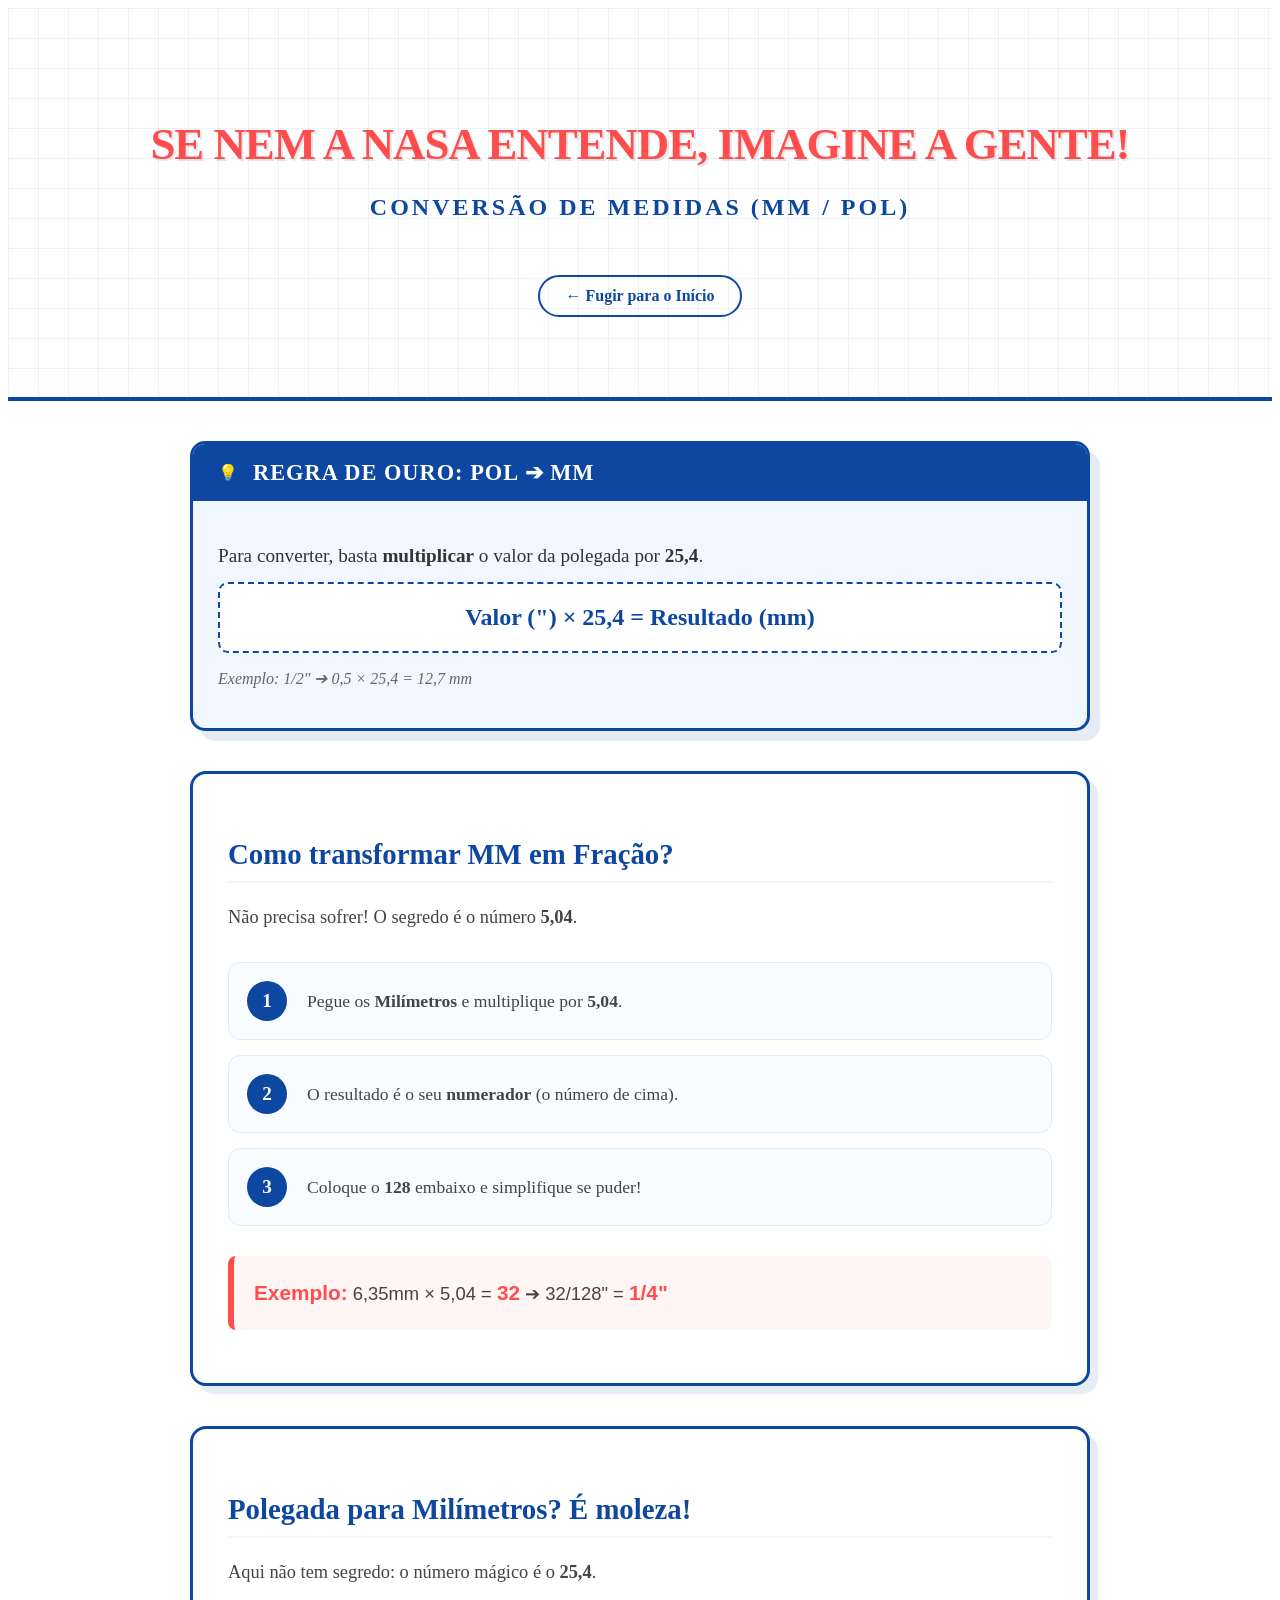
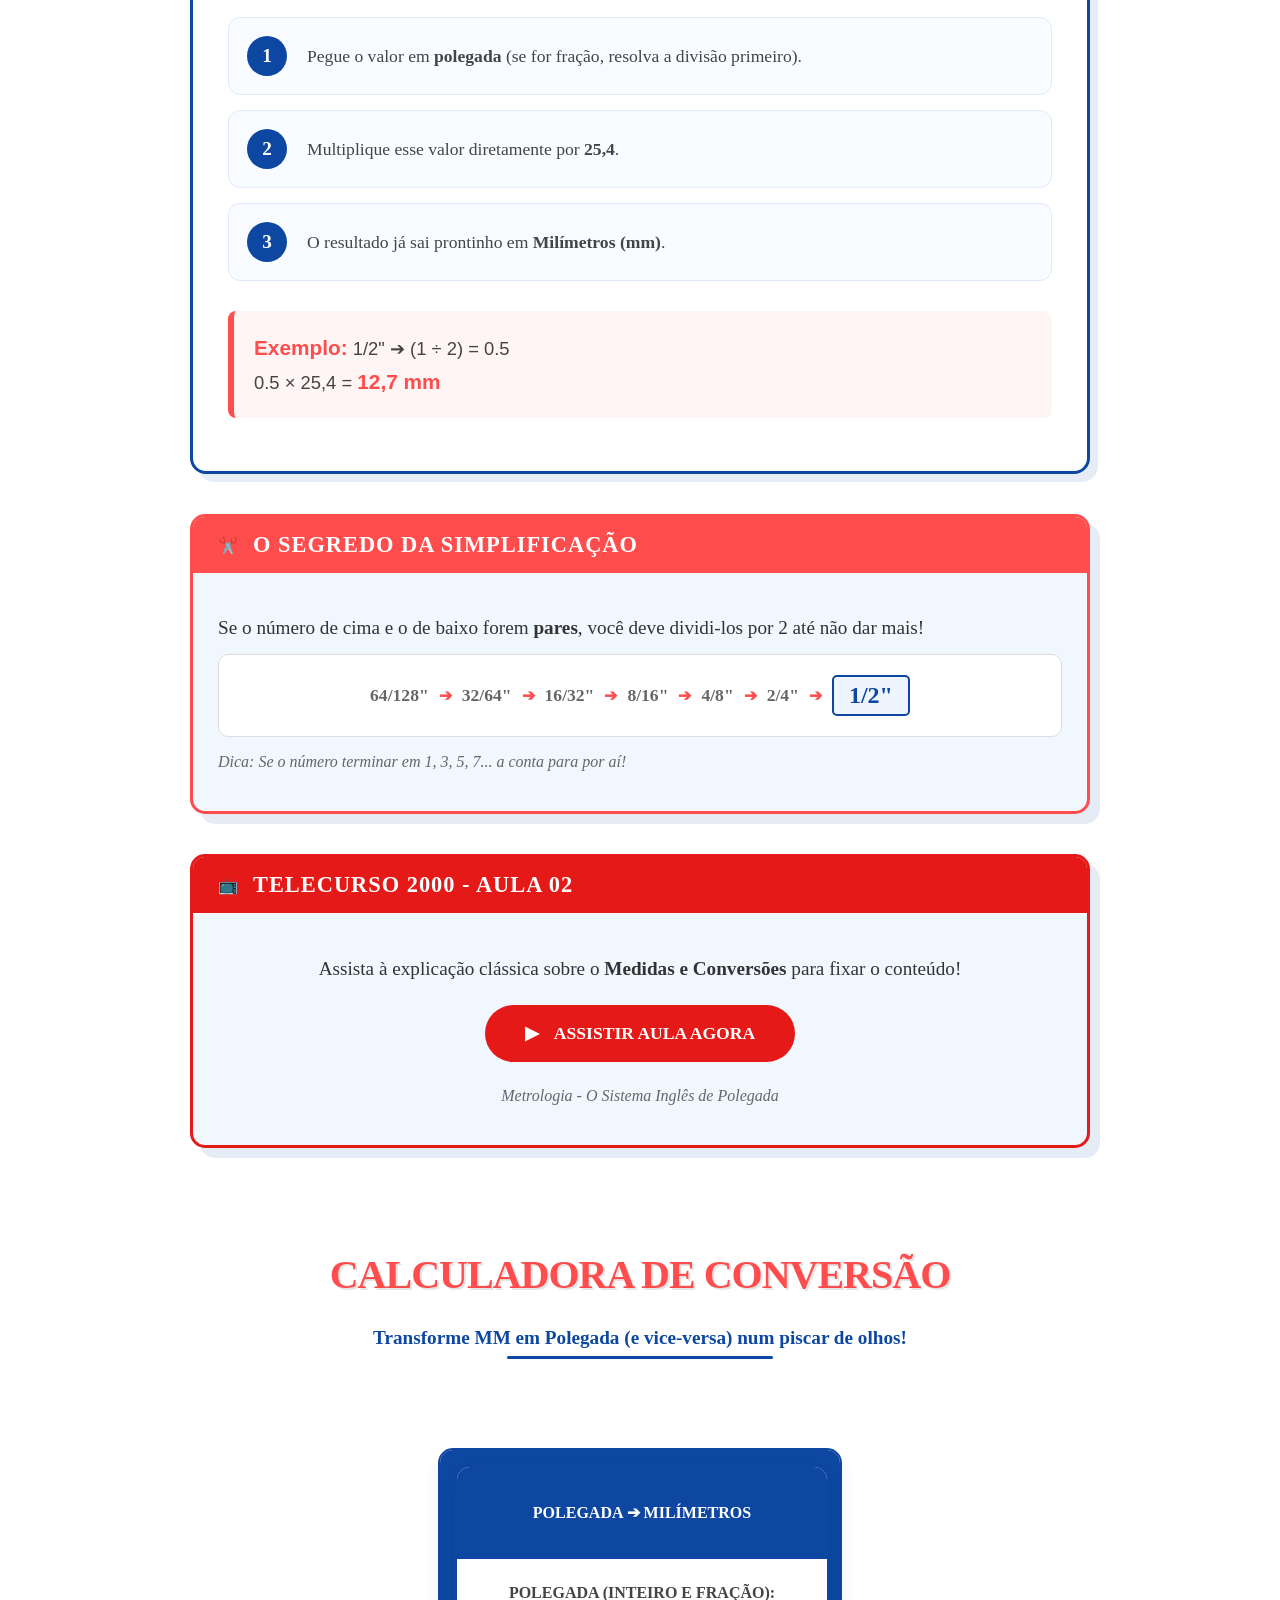
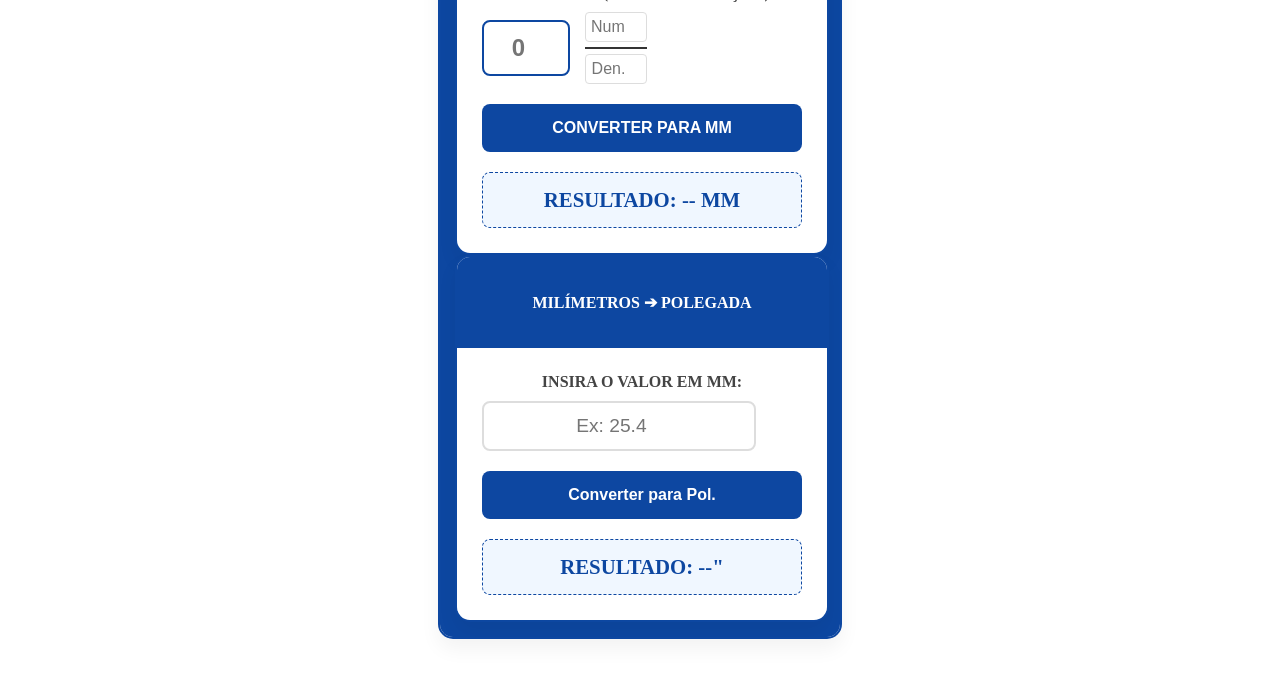
<file: conversao.html>
<!DOCTYPE html>
<html lang="en">
<head>
    <meta charset="UTF-8">
    <meta name="viewport" content="width=device-width, initial-scale=1.0">
      <link rel="stylesheet" href="conversao.css">
    <title>conversao</title>
<body>
<header class="p-header-conversao">
    <div class="header-content">
        <h1 class="titulo-zueira">Se nem a NASA entende, imagine a gente!</h1>
        <p class="subtitulo-tecnico">Conversão de Medidas (MM / POL)</p>
        <a href="index.html" class="link-voltar">← Fugir para o Início</a>
      
    </div>
</header>

<section class="container-ajuda">
    <div class="quadro-regra-ouro">
        <div class="quadro-header">
            <span class="emoji-lampada">💡</span>
            <h3>Regra de Ouro: Pol ➔ MM</h3>
        </div>
        <div class="quadro-corpo">
            <p>Para converter, basta <strong>multiplicar</strong> o valor da polegada por <strong>25,4</strong>.</p>
            <div class="formula-destaque">Valor (") × 25,4 = Resultado (mm)</div>
            <p class="exemplo-mini">Exemplo: 1/2" ➔ 0,5 × 25,4 = 12,7 mm</p>
        </div>
    </div>
</section>


<section class="container-ajuda">
    <div class="card-ajuda-fracao">
        <div class="texto-ajuda">
            <h3>Como transformar MM em Fração? </h3>
            <p>Não precisa sofrer! O segredo é o número <strong>5,04</strong>.</p>
            
            <div class="passos-conversao">
                <div class="passo">
                    <span class="num-passo">1</span>
                    <p>Pegue os <strong>Milímetros</strong> e multiplique por <strong>5,04</strong>.</p>
                </div>
                <div class="passo">
                    <span class="num-passo">2</span>
                    <p>O resultado é o seu <strong>numerador</strong> (o número de cima).</p>
                </div>
                <div class="passo">
                    <span class="num-passo">3</span>
                    <p>Coloque o <strong>128</strong> embaixo e simplifique se puder!</p>
                </div>
            </div>

            <p class="exemplo-destaque"><strong>Exemplo:</strong> 6,35mm × 5,04 = <strong>32</strong> ➔ 32/128" = <strong>1/4"</strong></p>
        </div>
    </div>
</section>

<section class="container-ajuda">
    <div class="card-ajuda-fracao">
        <div class="texto-ajuda">
            <h3>Polegada para Milímetros? É moleza! </h3>
            <p>Aqui não tem segredo: o número mágico é o <strong>25,4</strong>.</p>
            
            <div class="passos-conversao">
                <div class="passo">
                    <span class="num-passo">1</span>
                    <p>Pegue o valor em <strong>polegada</strong> (se for fração, resolva a divisão primeiro).</p>
                </div>
                <div class="passo">
                    <span class="num-passo">2</span>
                    <p>Multiplique esse valor diretamente por <strong>25,4</strong>.</p>
                </div>
                <div class="passo">
                    <span class="num-passo">3</span>
                    <p>O resultado já sai prontinho em <strong>Milímetros (mm)</strong>.</p>
                </div>
            </div>

            <p class="exemplo-destaque"><strong>Exemplo:</strong> 1/2" ➔ (1 ÷ 2) = 0.5 <br> 0.5 × 25,4 = <strong>12,7 mm</strong></p>
        </div>
    </div>
</section>

<section class="container-ajuda">
    <div class="quadro-regra-ouro" style="border-color: #ff4d4d;"> <div class="quadro-header" style="background-color: #ff4d4d;">
            <span class="emoji-lampada">✂️</span>
            <h3>O Segredo da Simplificação</h3>
        </div>
        <div class="quadro-corpo">
            <p>Se o número de cima e o de baixo forem <strong>pares</strong>, você deve dividi-los por 2 até não dar mais!</p>
            
            <div class="fluxo-simplificacao">
                <div class="item-fluxo">64/128"</div>
                <span class="seta">➔</span>
                <div class="item-fluxo">32/64"</div>
                <span class="seta">➔</span>
                <div class="item-fluxo">16/32"</div>
                <span class="seta">➔</span>
                <div class="item-fluxo">8/16"</div>
                <span class="seta">➔</span>
                <div class="item-fluxo">4/8"</div>
                <span class="seta">➔</span>
                <div class="item-fluxo">2/4"</div>
                <span class="seta">➔</span>
                <div class="item-fluxo-final">1/2"</div>
            </div>

            <p class="exemplo-mini">Dica: Se o número terminar em 1, 3, 5, 7... a conta para por aí!</p>
        </div>
    </div>
</section>

<section class="container-ajuda">
    <div class="quadro-regra-ouro" style="border-color: #E61919;">
        <div class="quadro-header" style="background-color: #E61919;">
            <span class="emoji-lampada">📺</span>
            <h3>Telecurso 2000 - Aula 02</h3>
        </div>
        <div class="quadro-corpo" style="text-align: center;">
            <p>Assista à explicação clássica sobre o <strong>Medidas e Conversões</strong> para fixar o conteúdo!</p>
            
            <div class="container-botao-video">
                <a href="https://youtu.be/zKJ3k_kmygs?si=6FZCWXyaVxmVbXjO" target="_blank" class="botao-play-sensacional">
                    <span class="icone-play">▶</span>
                    ASSISTIR AULA AGORA
                </a>
            </div>
            <p class="exemplo-mini" style="margin-top: 15px;">Metrologia - O Sistema Inglês de Polegada</p>
        </div>
    </div>

<div class="secao-calculadora-titulo">
    <h2 class="titulo-principal-calc">Calculadora de Conversão</h2>
    <p class="subtitulo-calc">Transforme MM em Polegada (e vice-versa) num piscar de olhos!</p>
</div>

    <main class="container-calculadoras">
    <div class="card-calc">
        <div class="calc-header">
        <div class="card-calc">
    <div class="calc-header">
        <h4>Polegada ➔ Milímetros</h4>
    </div>
    <div class="calc-body">
        <label>Polegada (Inteiro e Fração):</label>
        <div class="input-fracao-completa">
            <input type="number" id="pol-inteira" placeholder="0" title="Polegadas inteiras">
            <div class="bloco-fracao">
                <input type="number" id="num" placeholder="Num.">
                <div class="barra-divisora"></div>
                <input type="number" id="den" placeholder="Den.">
            </div>
            <span class="unidade">"</span>
        </div>
        <button onclick="converterPolParaMM()" class="btn-calc">CONVERTER PARA MM</button>
        <div id="resultadoMM" class="resultado-box">Resultado: -- mm</div>
    </div>
</div>

    <div class="card-calc">
        <div class="calc-header">
            <h4>Milímetros ➔ Polegada</h4>
        </div>
        <div class="calc-body">
            <label>Insira o valor em MM:</label>
            <div class="input-simples">
                <input type="number" id="inputMM" placeholder="Ex: 25.4" step="0.01">
                <span class="unidade">mm</span>
            </div>
            <button onclick="converterMMParaPol()" class="btn-calc">Converter para Pol.</button>
            <div id="resultadoPol" class="resultado-box">Resultado: --"</div>
        </div>
    </div>
</main>

<script src="conversao.js"></script>
</body>
</html>
</file>
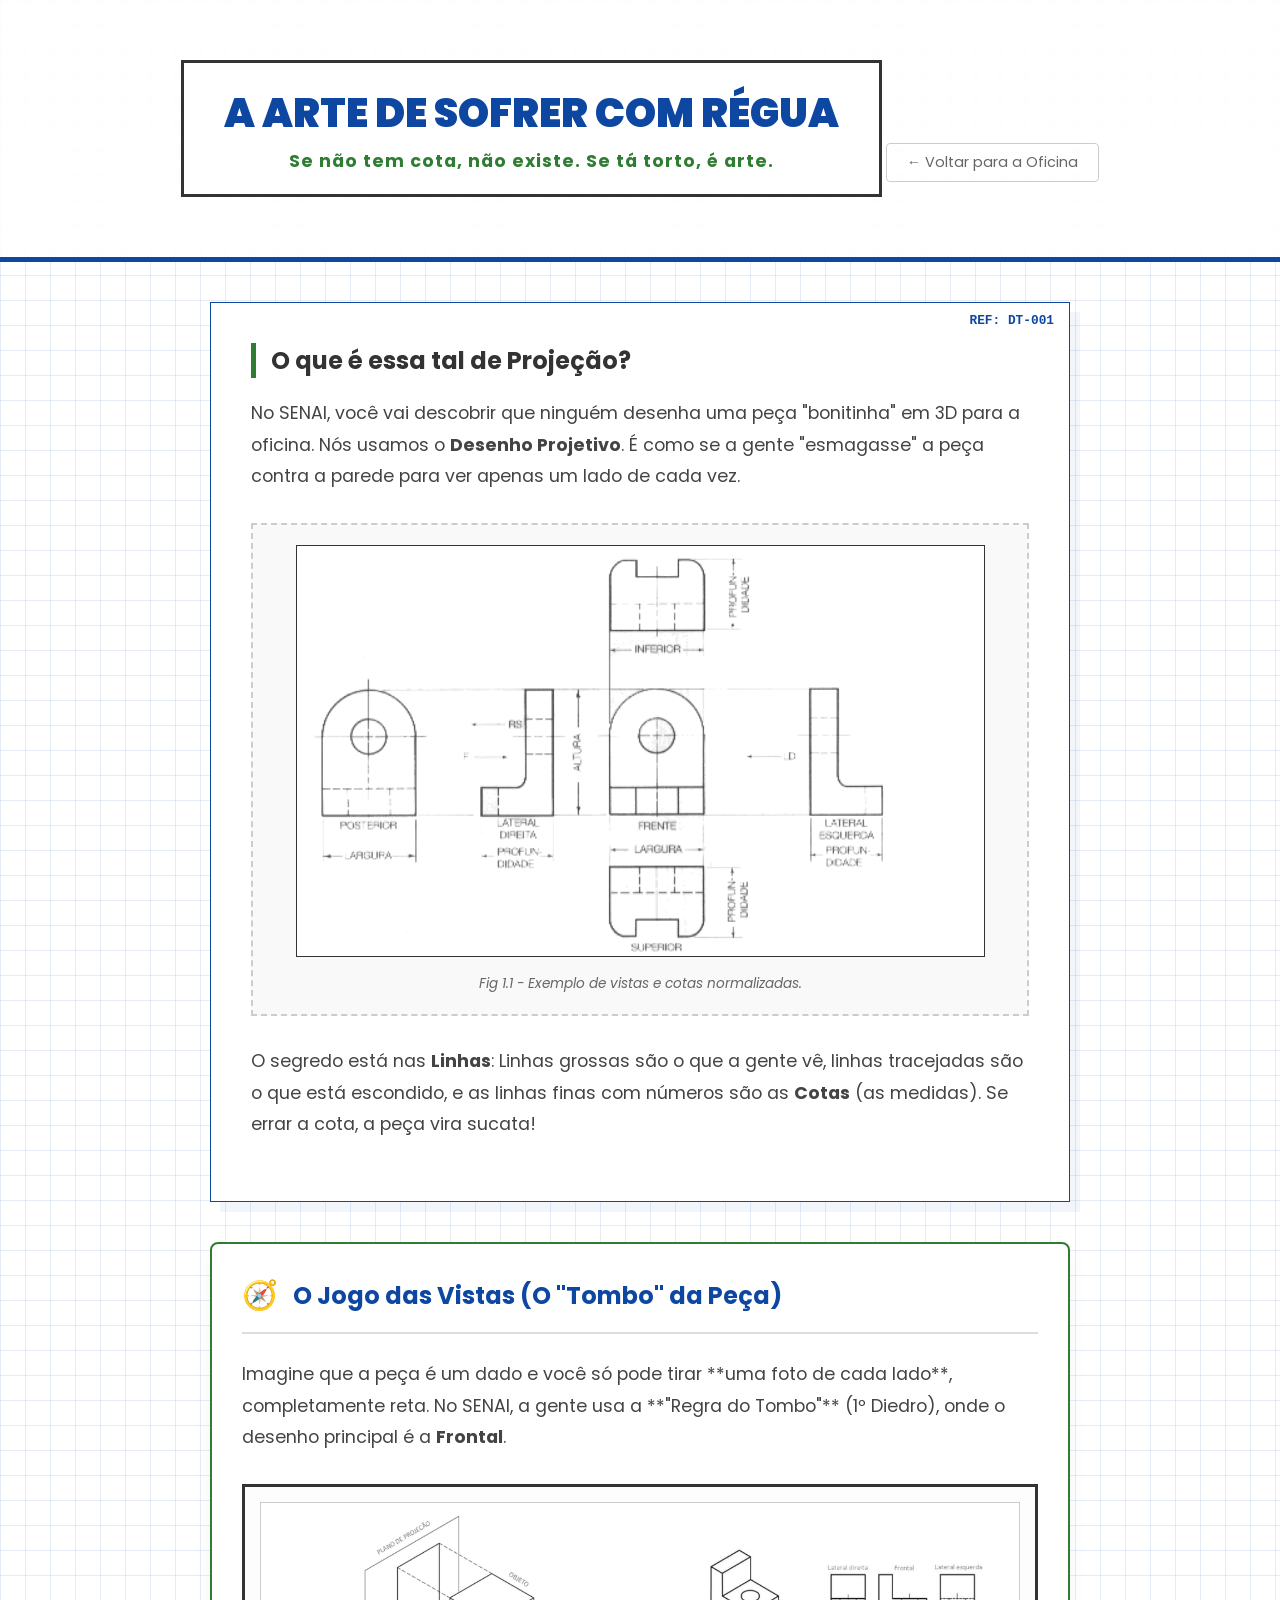
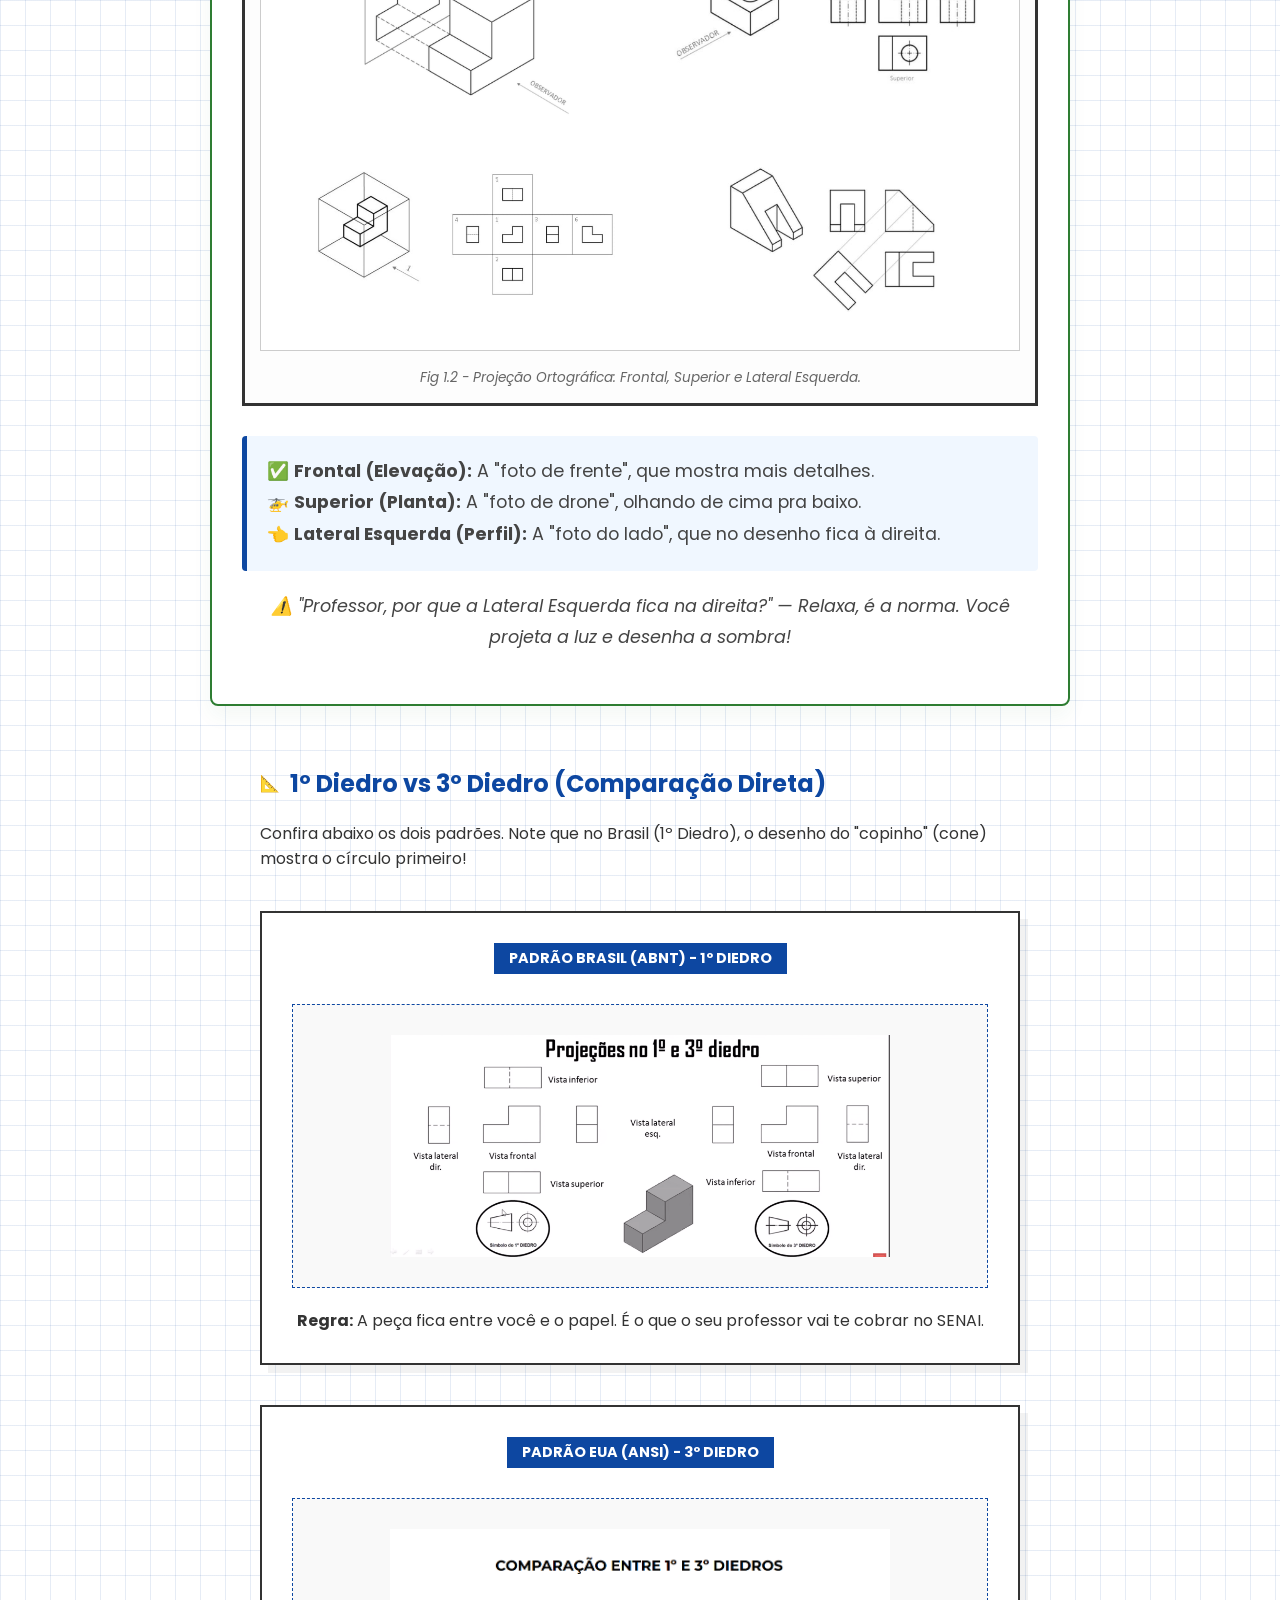
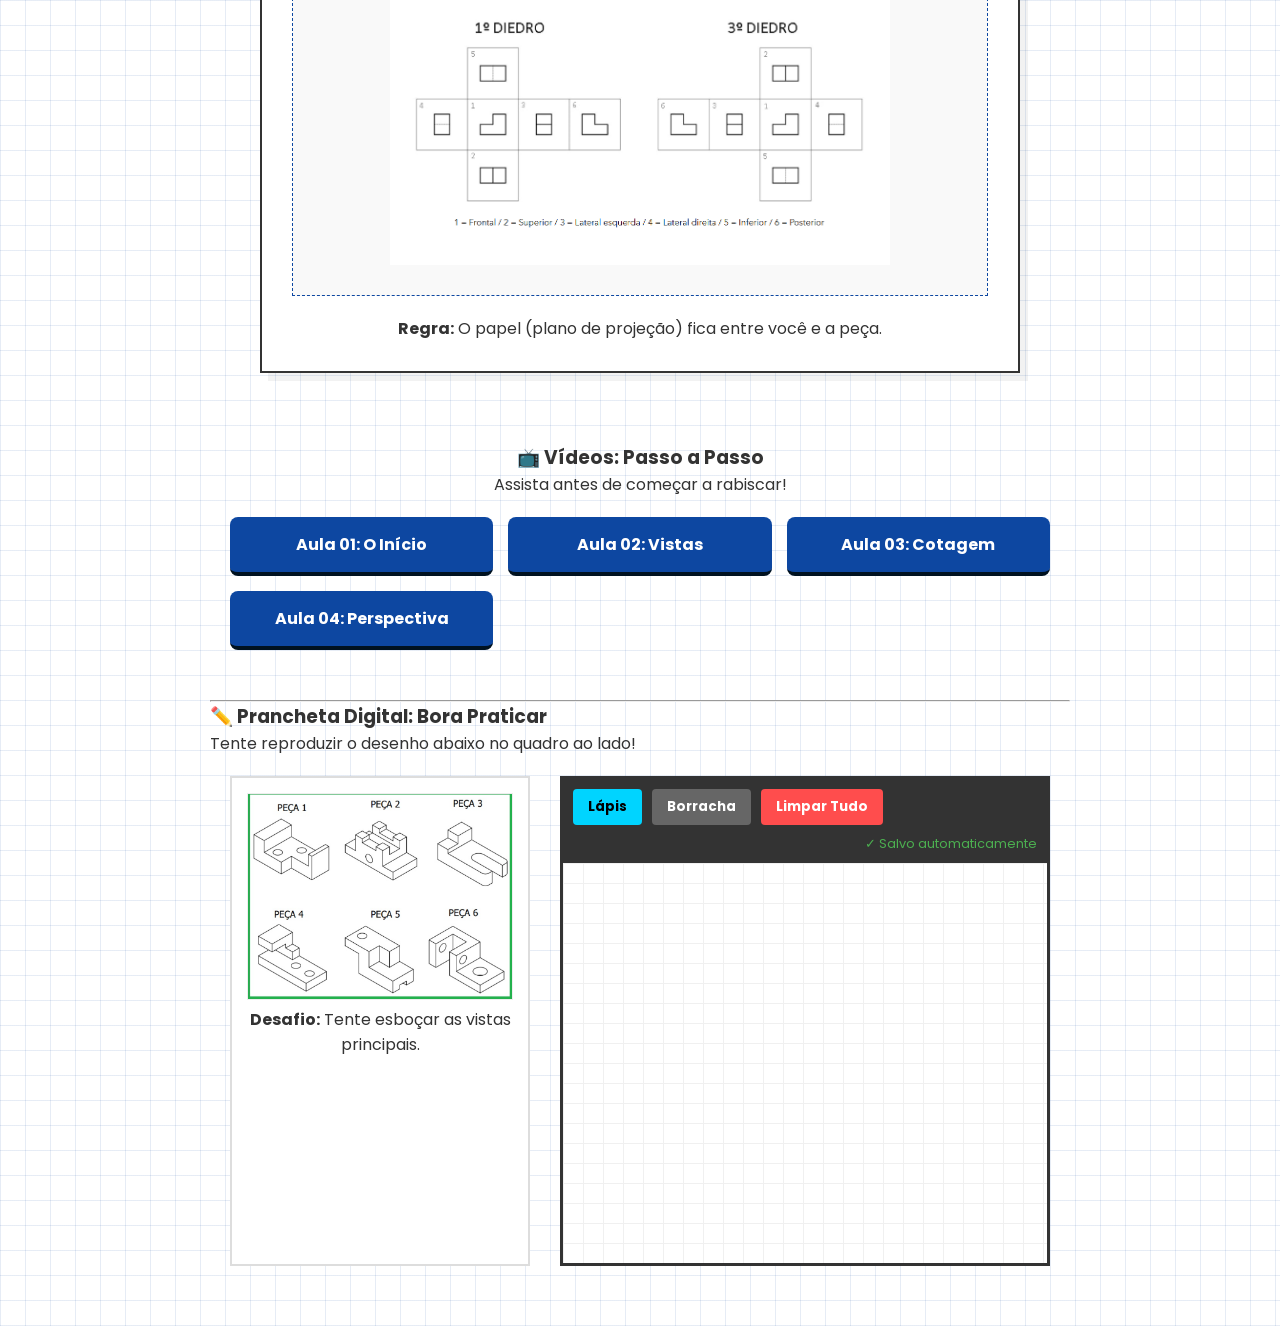
<file: desenho.html>
<!DOCTYPE html>
<html lang="pt-br">
<head>
    <meta charset="UTF-8">
    <meta name="viewport" content="width=device-width, initial-scale=1.0">
    <title>Desenho Técnico - Guia SENAI</title>
    <link rel="stylesheet" href="desenho.css">
</head>
<body class="area-desenho">

    <header class="header-projeto">
        <div class="moldura-titulo">
            <h1 class="titulo-zueira-dt">A Arte de Sofrer com Régua</h1>
            <p class="subtitulo-projeto">Se não tem cota, não existe. Se tá torto, é arte.</p>
        </div>
        <a href="index.html" class="link-voltar-projeto">← Voltar para a Oficina</a>
    </header>

    <main class="container-projeto">
    <section class="bloco-explicacao">
        <div class="detalhe-tecnico-topo">REF: DT-001</div>
        
        <h2>O que é essa tal de Projeção?</h2>
        <p>
            No SENAI, você vai descobrir que ninguém desenha uma peça "bonitinha" em 3D para a oficina. 
            Nós usamos o <strong>Desenho Projetivo</strong>. É como se a gente "esmagasse" a peça contra a parede 
            para ver apenas um lado de cada vez.
        </p>

        <div class="moldura-imagem-tecnica">
            <img src="img/exemplodesenho.png" alt="Exemplo de Desenho Técnico" class="img-tecnica">
            <span class="legenda-imagem">Fig 1.1 - Exemplo de vistas e cotas normalizadas.</span>
        </div>

        <p>
            O segredo está nas <strong>Linhas</strong>: 
            Linhas grossas são o que a gente vê, linhas tracejadas são o que está escondido, 
            e as linhas finas com números são as <strong>Cotas</strong> (as medidas). 
            Se errar a cota, a peça vira sucata!
        </p>
    </section>

    <section class="bloco-vistas-ortograficas">
    <div class="header-vistas">
        <span class="icone-bussola">🧭</span>
        <h2>O Jogo das Vistas (O "Tombo" da Peça)</h2>
    </div>

    <div class="corpo-vistas">
        <p>
            Imagine que a peça é um dado e você só pode tirar **uma foto de cada lado**, 
            completamente reta. No SENAI, a gente usa a **"Regra do Tombo"** (1º Diedro), 
            onde o desenho principal é a <strong>Frontal</strong>.
        </p>

        <div class="moldura-imagem-vistas">
            <img src="img/exemplo3.png" alt="Exemplo de Vistas Ortográficas" class="img-vistas">
            <span class="legenda-imagem">Fig 1.2 - Projeção Ortográfica: Frontal, Superior e Lateral Esquerda.</span>
        </div>

        <p class="resumo-tecnico-vistas">
            ✅ <strong>Frontal (Elevação):</strong> A "foto de frente", que mostra mais detalhes.<br>
            🚁 <strong>Superior (Planta):</strong> A "foto de drone", olhando de cima pra baixo.<br>
            👈 <strong>Lateral Esquerda (Perfil):</strong> A "foto do lado", que no desenho fica à direita.
        </p>
        <p class="alerta-senai">⚠️ <em>"Professor, por que a Lateral Esquerda fica na direita?"</em> — Relaxa, é a norma. Você projeta a luz e desenha a sombra!</p>
    </div>
</section>

<section class="bloco-diedro-vertical">
    <div class="header-diedro">
        <span class="icone-diedro">📐</span>
        <h2>1º Diedro vs 3º Diedro (Comparação Direta)</h2>
    </div>

    <div class="conteudo-diedro-vertical">
        <p>Confira abaixo os dois padrões. Note que no Brasil (1º Diedro), o desenho do "copinho" (cone) mostra o círculo primeiro!</p>
        
        <div class="card-diedro-grande">
            <span class="badge-pais">PADRÃO BRASIL (ABNT) - 1º DIEDRO</span>
            <div class="moldura-diedro-grande">
                <img src="img/exemplo2.png" alt="Símbolo do 1º Diedro">
            </div>
            <p><strong>Regra:</strong> A peça fica entre você e o papel. É o que o seu professor vai te cobrar no SENAI.</p>
        </div>

        <div class="card-diedro-grande">
            <span class="badge-pais">PADRÃO EUA (ANSI) - 3º DIEDRO</span>
            <div class="moldura-diedro-grande">
                <img src="img/exemplo4.png" alt="Símbolo do 3º Diedro">
            </div>
            <p><strong>Regra:</strong> O papel (plano de projeção) fica entre você e a peça.</p>
        </div>
    </div>
</section>

<section class="secao-videos-dt">
    <h3><span class="icone-video">📺</span> Vídeos: Passo a Passo</h3>
    <p>Assista antes de começar a rabiscar!</p>
    
    <div class="container-botoes-video">
        <a href="https://youtu.be/r4jW50-DPu0?si=wlKebVnmsZMtHdgq" target="_blank" class="btn-video">Aula 01: O Início</a>
        <a href="https://youtu.be/yDWVQ9NfF2M?si=L_JhSA5P9Oq3xEiZ" target="_blank" class="btn-video">Aula 02: Vistas</a>
        <a href="https://youtu.be/3Q1ptC7W1Kc?si=kJv_KtdKWPnbF9Or" target="_blank" class="btn-video">Aula 03: Cotagem</a>
        <a href="https://youtu.be/uZs8-YStTio?si=karClNdPMAIyMza6" target="_blank" class="btn-video">Aula 04: Perspectiva</a>
    </div>
</section>

<hr class="divisor-projeto">

<section class="secao-prancheta">
    <div class="header-prancheta">
        <h3><span class="icone-lapis">✏️</span> Prancheta Digital: Bora Praticar</h3>
        <p>Tente reproduzir o desenho abaixo no quadro ao lado!</p>
    </div>

    <div class="layout-prancheta">
        <div class="exemplo-passo-passo">
            <img src="img/exemplo5.png" alt="Desafio de Desenho">
            <p><strong>Desafio:</strong> Tente esboçar as vistas principais.</p>
        </div>

        <div class="container-canvas">
            <div class="controles-canvas">
                <button id="btnLapis" class="btn-ferramenta ativo">Lápis</button>
                <button id="btnBorracha" class="btn-ferramenta">Borracha</button>
                <button id="btnLimpar" class="btn-ferramenta limpar">Limpar Tudo</button>
                <span id="statusSalvo" class="status-salvo">✓ Salvo automaticamente</span>
            </div>
            <canvas id="quadroDesenho"></canvas>
        </div>
    </div>
</section>

<div id="modalAviso" class="modal-confirmacao">
    <div class="conteudo-aviso">
        <span class="icone-alerta">⚠️</span>
        <h3>Limpar Prancheta?</h3>
        <p>Isso vai apagar todo o seu desenho técnico. Não tem "Ctrl+Z" depois!</p>
        <div class="botoes-aviso">
            <button id="confirmarLimpar" class="btn-confirmar">Sim, apagar</button>
            <button id="cancelarLimpar" class="btn-cancelar">Cancelar</button>
        </div>
    </div>
</div>

</main>
   
 <script src="desenho.js"></script>

</body>
</html>
</file>
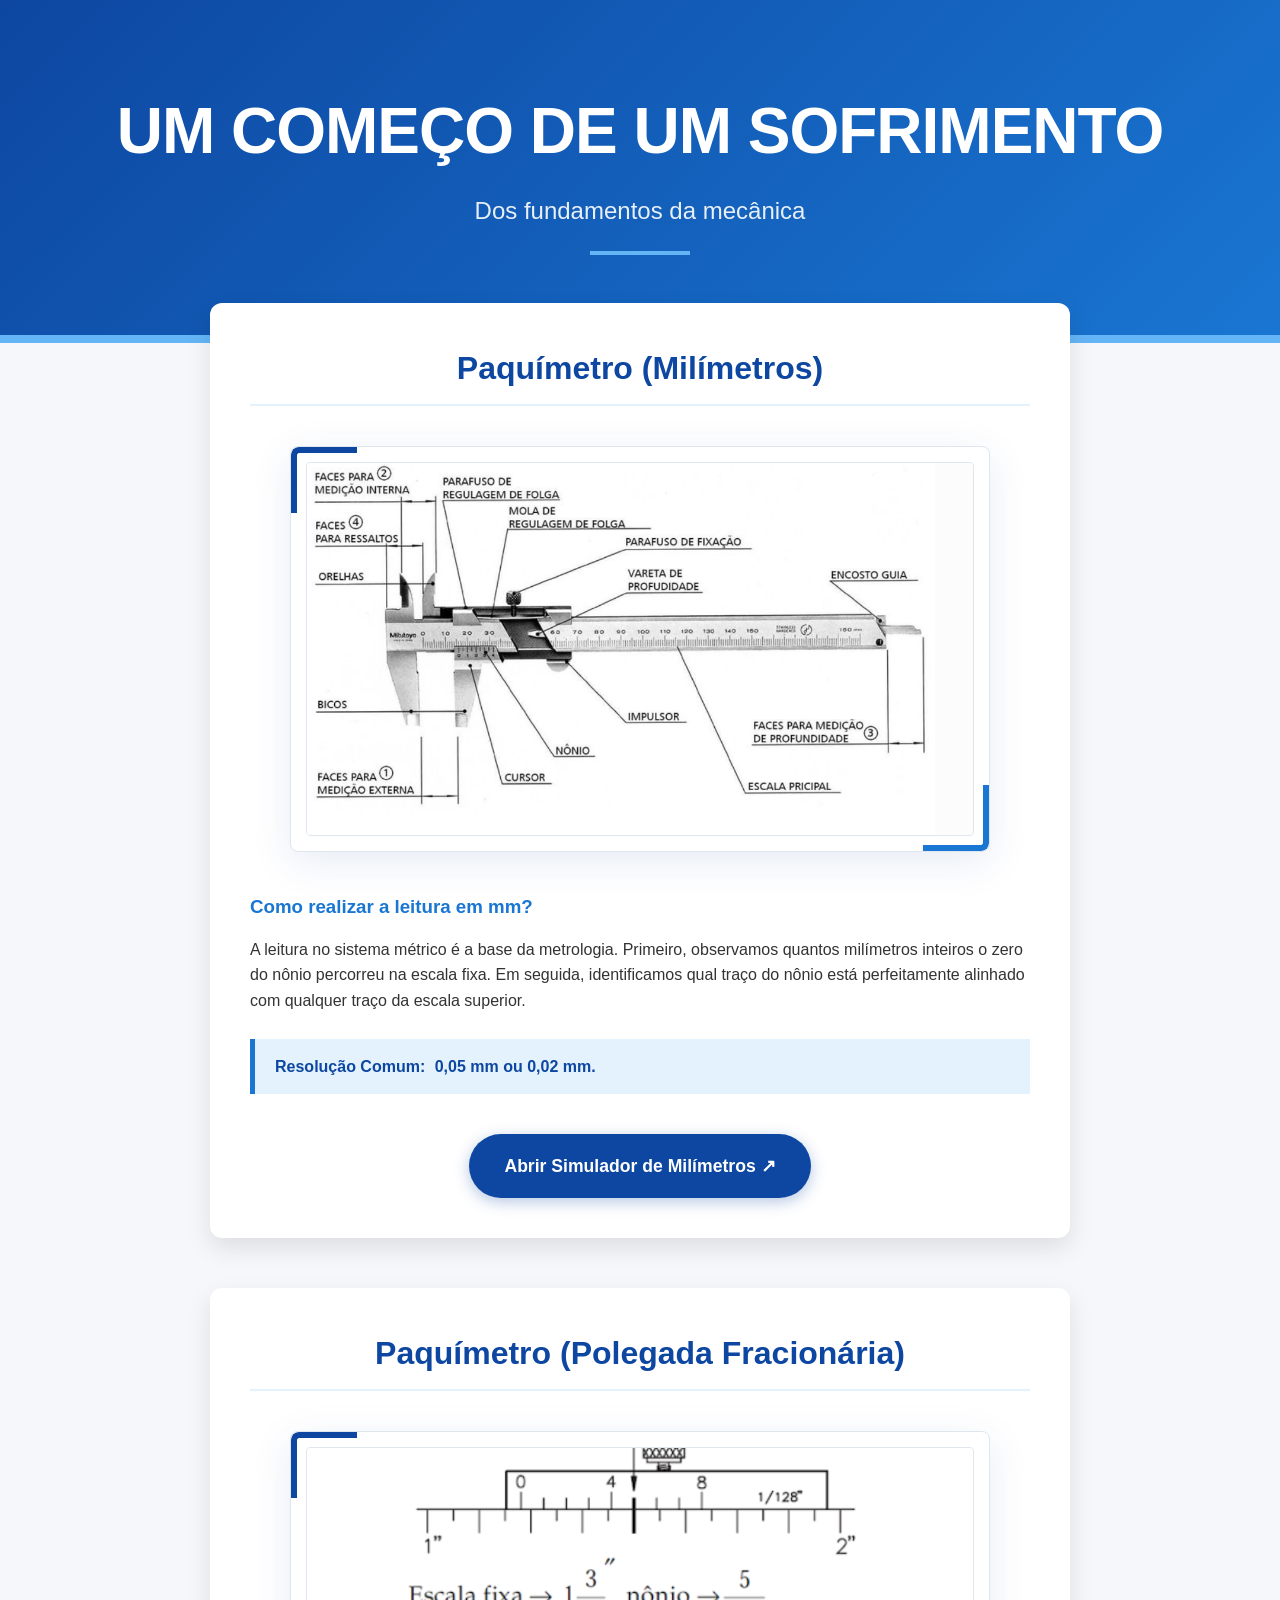
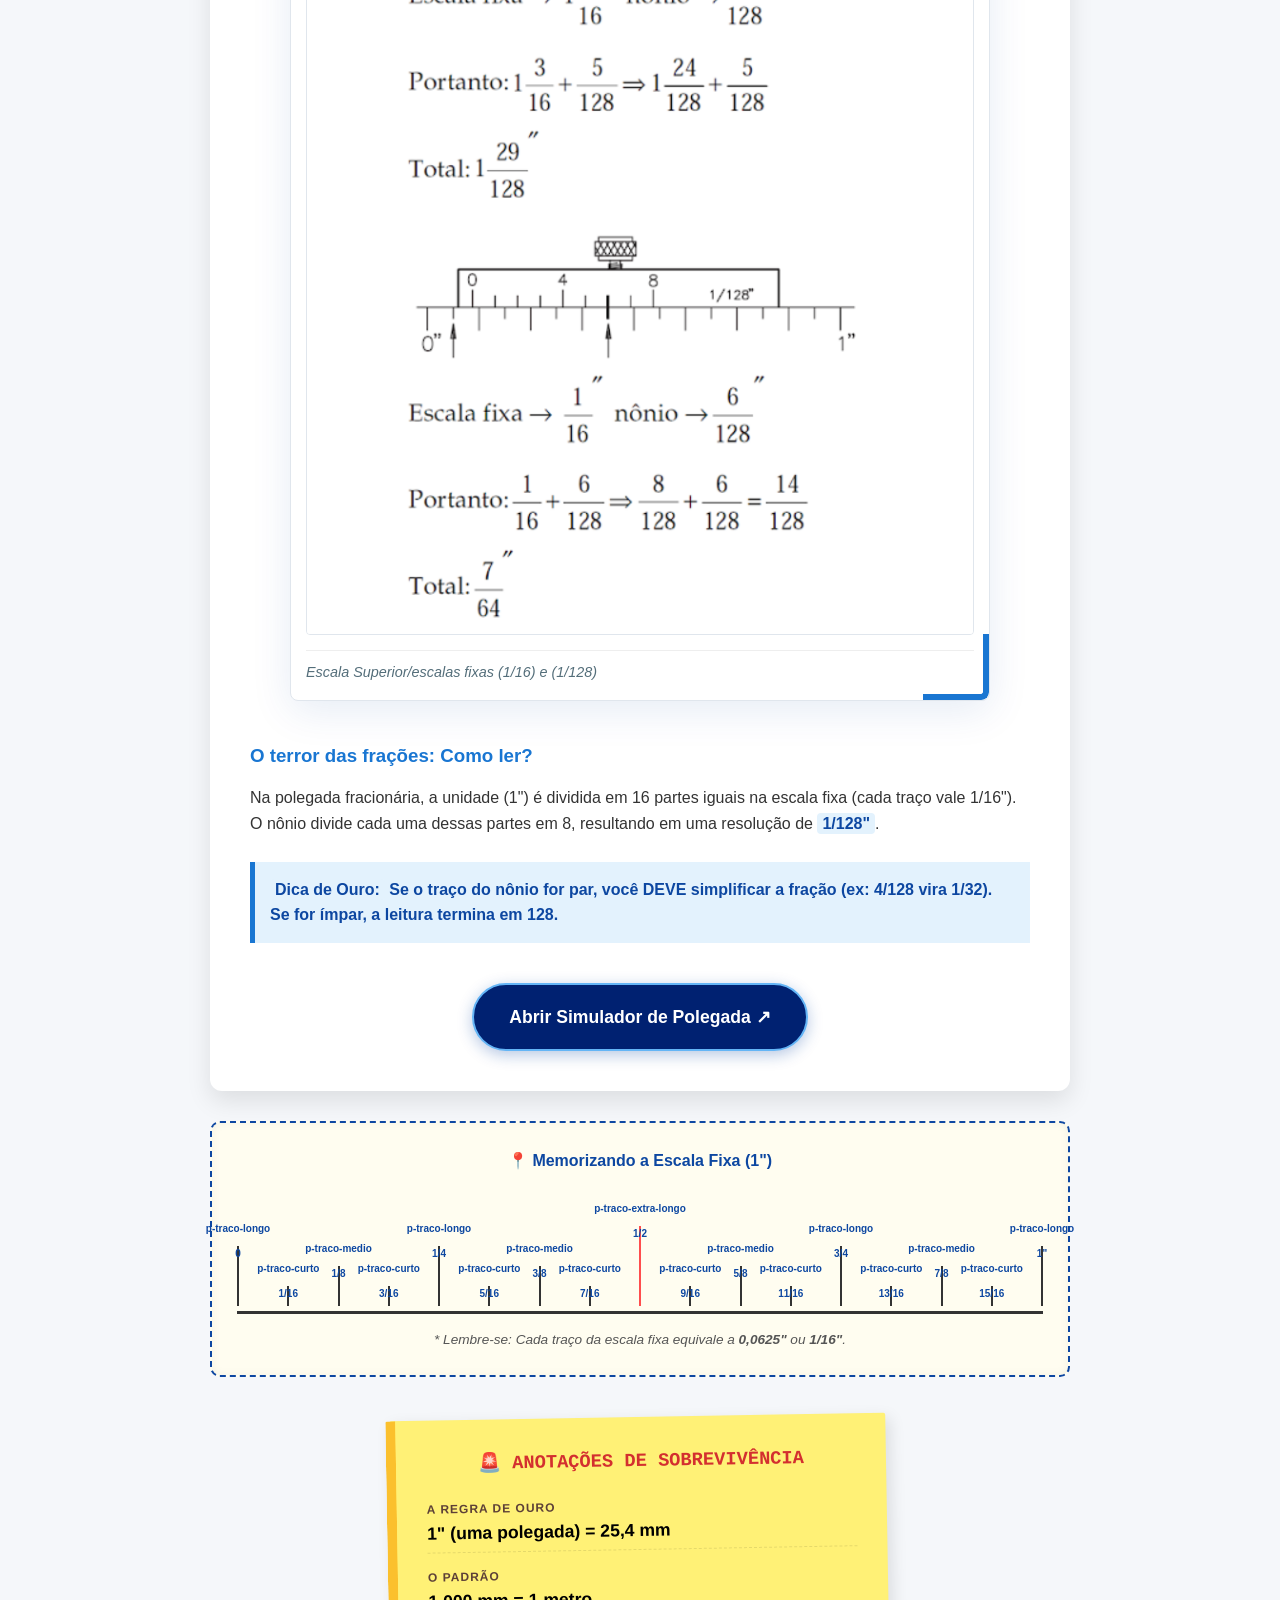
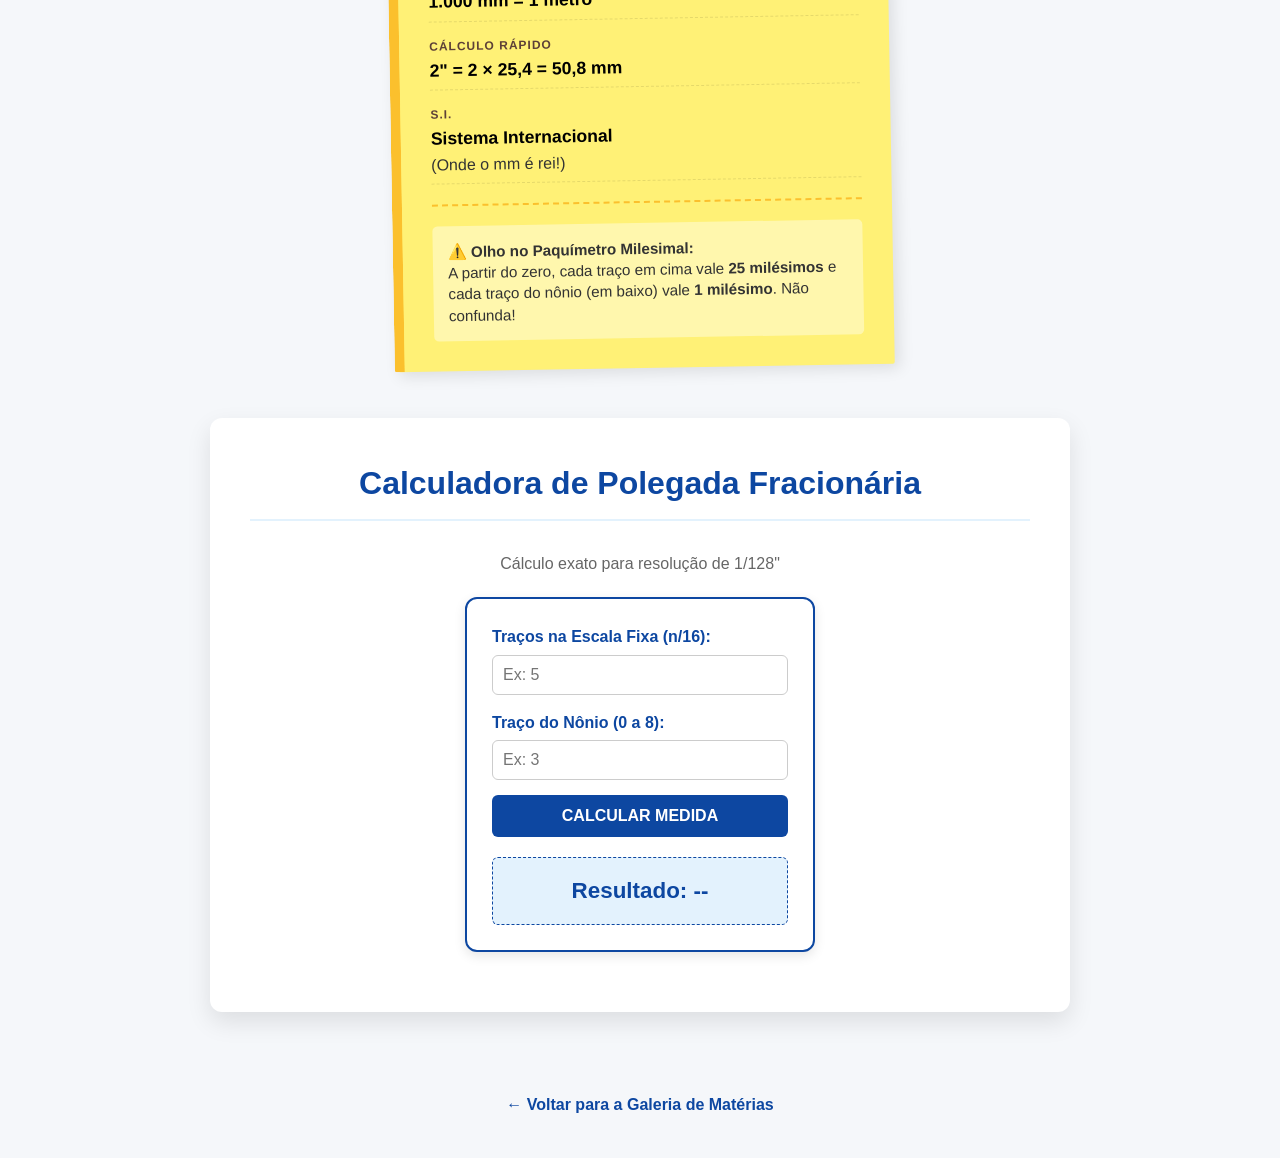
<file: paquimetro.html>
<!DOCTYPE html>
<html lang="pt-br">
<head>
    <meta charset="UTF-8">
    <meta name="viewport" content="width=device-width, initial-scale=1.0">
    <title>Metrologia - Paquímetro</title>
    <link rel="stylesheet" href="paquimetro.css?v=2">
</head>
<body>

    <header class="p-hero">
        <div class="p-container">
            <h1 class="p-main-title">Um começo de um sofrimento</h1>
            <p class="p-subtitle">Dos fundamentos da mecânica</p>
            <div class="p-divider"></div>
        </div>
    </header>

    <main class="p-content">
        <section class="p-card">
            <h2 class="p-section-title">Paquímetro (Milímetros)</h2>
            
        <div class="p-image-container">
    <img src="img/paquimetro.png" alt="Diagrama Técnico do Instrumento" class="p-main-img">
</div>
            <article class="p-info">
                <h3>Como realizar a leitura em mm?</h3>
                <p>
                    A leitura no sistema métrico é a base da metrologia. Primeiro, observamos quantos milímetros inteiros o zero do nônio percorreu na escala fixa. Em seguida, identificamos qual traço do nônio está perfeitamente alinhado com qualquer traço da escala superior.
                </p>
                
                <div class="p-highlight-box">
                    <strong>Resolução Comum:</strong> 0,05 mm ou 0,02 mm.
                </div>

                <div class="p-button-wrapper">
                    <a href="https://www.stefanelli.eng.br/paquimetro-virtual-simulador-milimetro-05/" target="_blank" class="p-btn-simulador">
                        Abrir Simulador de Milímetros ↗
                    </a>
                </div>
            </article>
        </section>
   

    <section class="p-card p-margin-top">
            <h2 class="p-section-title">Paquímetro (Polegada Fracionária)</h2>
            
            <div class="p-image-container">
                <img src="img/escalafixa.png" alt="escala fixa polegada" class="p-main-img">
                <p class="p-img-caption">Escala Superior/escalas fixas (1/16) e (1/128)</p>
            </div>

            <article class="p-info">
                <h3>O terror das frações: Como ler?</h3>
                <p>
                    Na polegada fracionária, a unidade (1") é dividida em 16 partes iguais na escala fixa (cada traço vale 1/16"). O nônio divide cada uma dessas partes em 8, resultando em uma resolução de <strong>1/128"</strong>.
                </p>
                
                <div class="p-highlight-box">
                    <strong>Dica de Ouro:</strong> Se o traço do nônio for par, você DEVE simplificar a fração (ex: 4/128 vira 1/32). Se for ímpar, a leitura termina em 128.
                </div>

                <div class="p-button-wrapper">
                    <a href="https://www.stefanelli.eng.br/paquimetro-virtual-nonio-polegada-fracionaria-simulador/" target="_blank" class="p-btn-simulador p-btn-polegada">
                        Abrir Simulador de Polegada ↗
                    </a>
                </div>
            </article>
        </section>

        <div class="p-quadro-anotacao">
    <h4><center>📍 Memorizando a Escala Fixa (1")</center></h4>
    <div class="p-escala-visual">
        <div class="p-traco-longo"><span>0</span></div>
        <div class="p-traco-curto">1/16</div>
        <div class="p-traco-medio">1/8</div>
        <div class="p-traco-curto">3/16</div>
        <div class="p-traco-longo">1/4</div>
        <div class="p-traco-curto">5/16</div>
        <div class="p-traco-medio">3/8</div>
        <div class="p-traco-curto">7/16</div>
        <div class="p-traco-extra-longo">1/2</div>
        <div class="p-traco-curto">9/16</div>
        <div class="p-traco-medio">5/8</div>
        <div class="p-traco-curto">11/16</div>
        <div class="p-traco-longo">3/4</div>
        <div class="p-traco-curto">13/16</div>
        <div class="p-traco-medio">7/8</div>
        <div class="p-traco-curto">15/16</div>
        <div class="p-traco-longo"><span>1"</span></div>
    </div>
    <p class="p-nota-rodape">* Lembre-se: Cada traço da escala fixa equivale a <strong>0,0625"</strong> ou <strong>1/16"</strong>.</p>
</div>


<section class="p-lembretes-container">
    <div class="p-postit">
        <h3>🚨 Anotações de Sobrevivência</h3>
        
        <ul class="p-lista-conversoes">
            <li>
                <span class="p-tag">A Regra de Ouro</span>
                <strong>1" (uma polegada) = 25,4 mm</strong>
            </li>
            <li>
                <span class="p-tag">O Padrão</span>
                <strong>1.000 mm = 1 metro</strong>
            </li>
            <li>
                <span class="p-tag">Cálculo Rápido</span>
                <strong>2" = 2 × 25,4 = 50,8 mm</strong>
            </li>
            <li>
                <span class="p-tag">S.I.</span>
                <strong>Sistema Internacional</strong> (Onde o mm é rei!)
            </li>
        </ul>

        <div class="p-divisor-dashed"></div>

        <div class="p-dica-tecnica">
            <p><strong>⚠️ Olho no Paquímetro Milesimal:</strong></p>
            <p>A partir do zero, cada traço em cima vale <strong>25 milésimos</strong> e cada traço do nônio (em baixo) vale <strong>1 milésimo</strong>. Não confunda!</p>
        </div>
    </div>

</section>


<section class="p-card p-margin-top">
    <h2 class="p-section-title">Calculadora de Polegada Fracionária</h2>
    <p style="text-align: center; color: #666;">Cálculo exato para resolução de 1/128"</p>

    <div class="p-calculadora-container">
        <div class="p-field">
            <label>Traços na Escala Fixa (n/16):</label>
            <input type="number" id="fixa" placeholder="Ex: 5" min="0">
        </div>

        <div class="p-field">
            <label>Traço do Nônio (0 a 8):</label>
            <input type="number" id="nonio" placeholder="Ex: 3" min="0" max="8">
        </div>

        <button onclick="calcularPolegada()" class="p-btn-principal">CALCULAR MEDIDA</button>

        <div id="p-resultado" class="p-resultado-box">
            Resultado: --
        </div>
    </div>
</section>
</body>
    </main>

    <footer class="p-footer">
        <a href="index.html">← Voltar para a Galeria de Matérias</a>
    </footer>

   <script src="./paquimetro.js"></script>

</body>
</html>
</file>
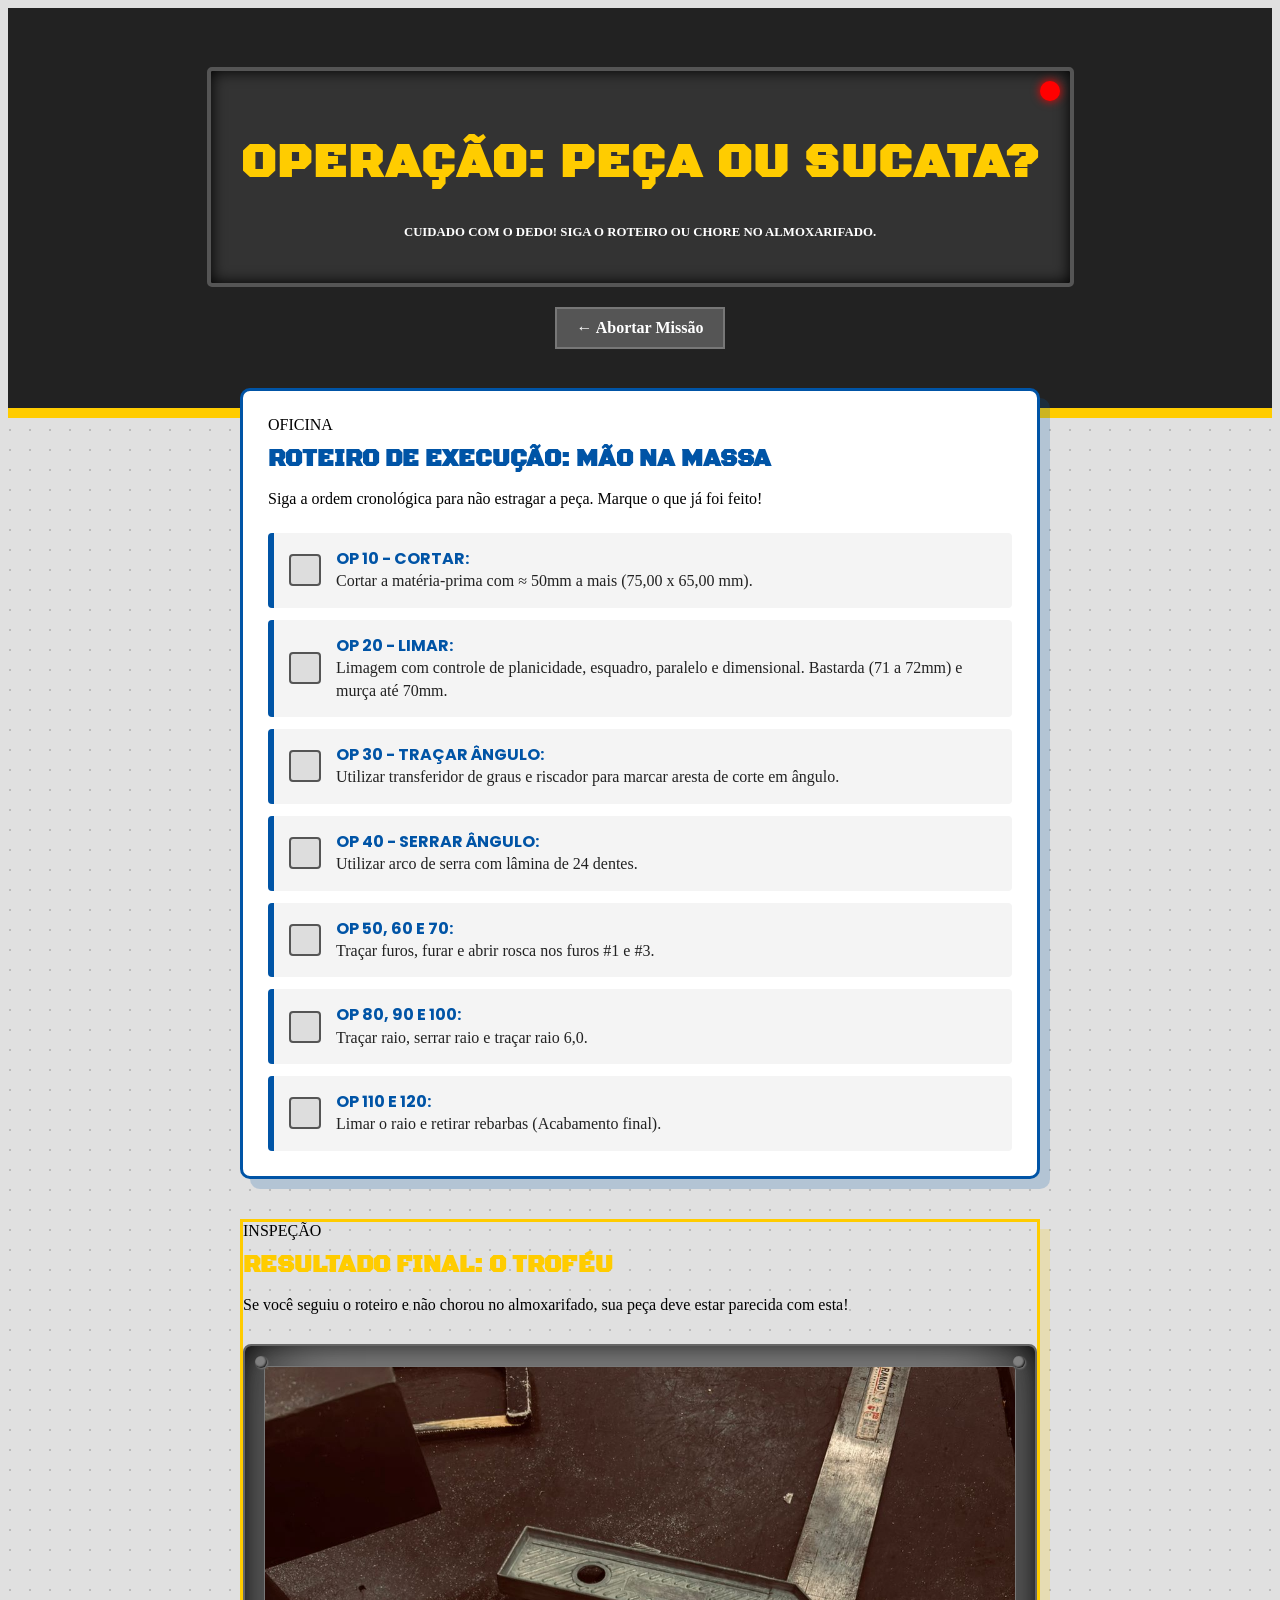
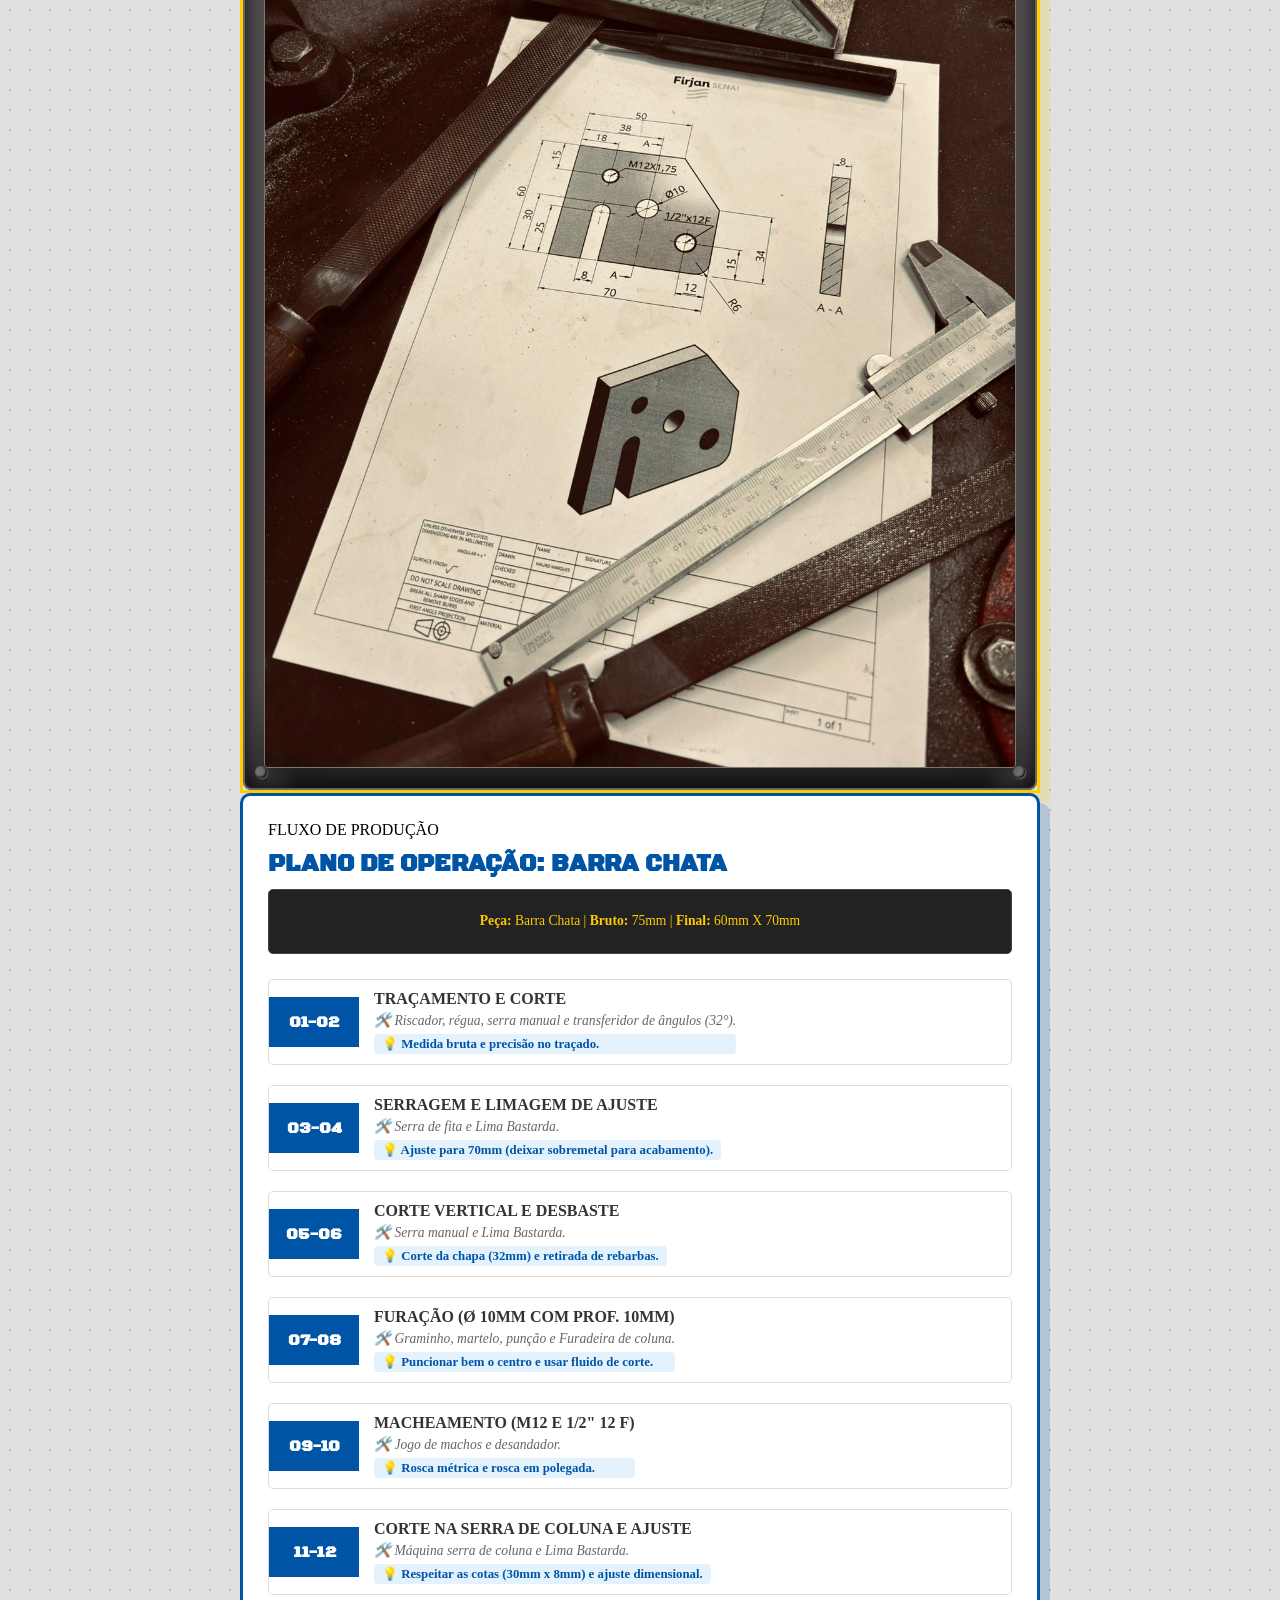
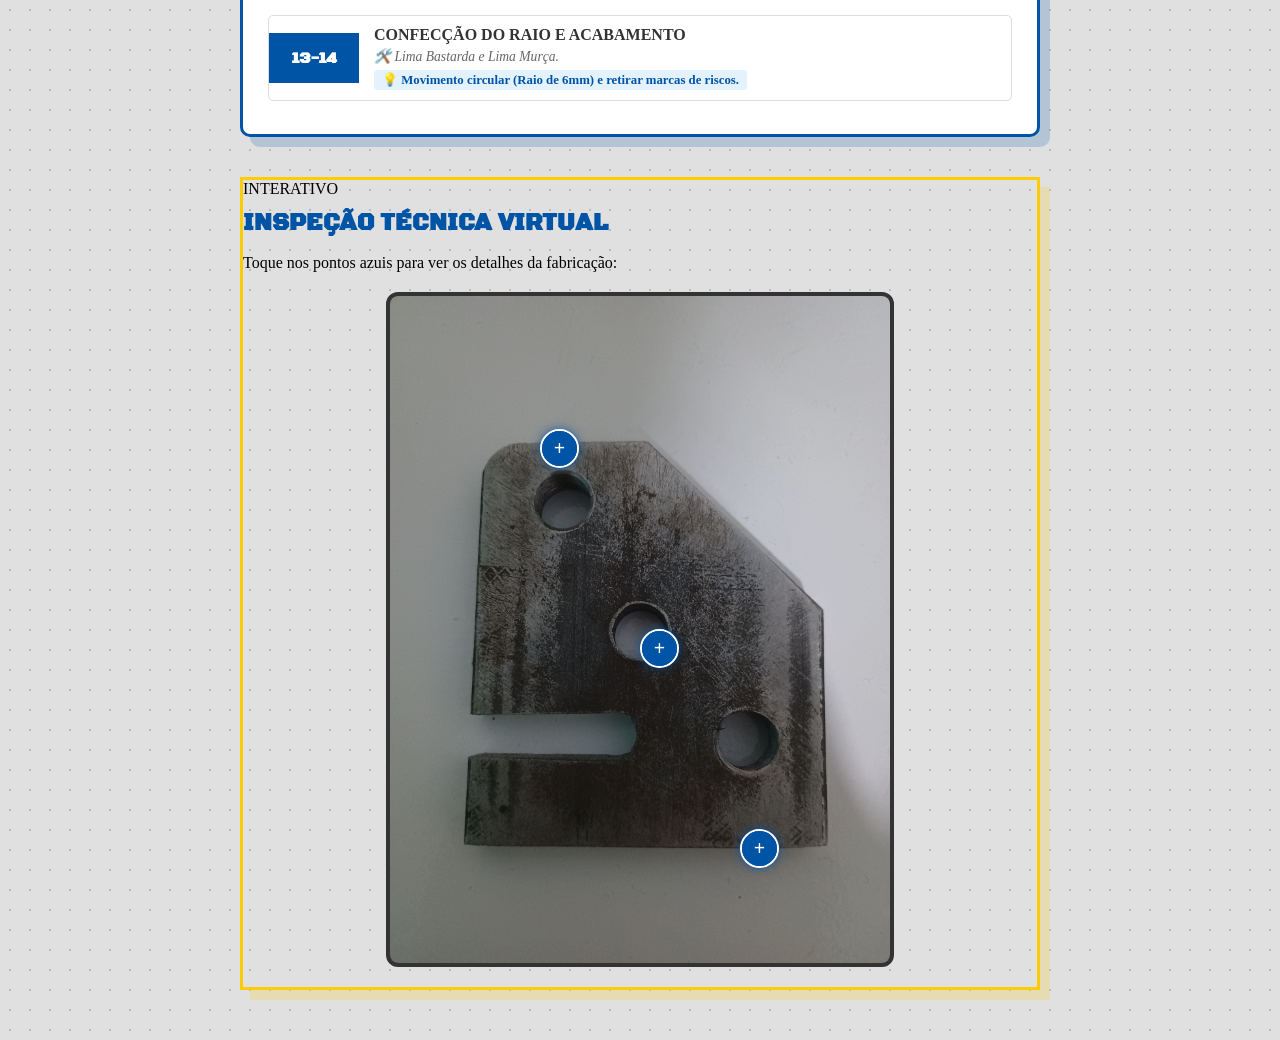
<file: peca.html>
<!DOCTYPE html>
<html lang="en">
<head>
    <meta charset="UTF-8">
    <meta name="viewport" content="width=device-width, initial-scale=1.0">
      <link rel="stylesheet" href="peca.css">
    <title>Oficina</title>
    <header class="header-oficina">
    <div class="painel-industrial">
        <div class="luz-alerta"></div>
        <h1>OPERAÇÃO: PEÇA OU SUCATA?</h1>
        <p class="aviso-seguranca">Cuidado com o dedo! Siga o roteiro ou chore no almoxarifado.</p>
    </div>
    <a href="index.html" class="btn-voltar-metal">← Abortar Missão</a>
</header>

<main class="chao-de-fabrica">

    <section class="card-teoria neon-azul">
    <div class="header-card">
        <span class="badge-vibe">OFICINA</span>
        <h2>Roteiro de Execução: Mão na Massa</h2>
    </div>
    <p>Siga a ordem cronológica para não estragar a peça. Marque o que já foi feito!</p>

    <div class="lista-roteiro">
        <label class="item-checklist">
            <input type="checkbox">
            <span class="checkmark"></span>
            <div class="texto-op">
                <strong>op 10 - CORTAR:</strong> Cortar a matéria-prima com ≈ 50mm a mais (75,00 x 65,00 mm).
            </div>
        </label>

        <label class="item-checklist">
            <input type="checkbox">
            <span class="checkmark"></span>
            <div class="texto-op">
                <strong>op 20 - LIMAR:</strong> Limagem com controle de planicidade, esquadro, paralelo e dimensional. Bastarda (71 a 72mm) e murça até 70mm.
            </div>
        </label>

        <label class="item-checklist">
            <input type="checkbox">
            <span class="checkmark"></span>
            <div class="texto-op">
                <strong>op 30 - TRAÇAR ÂNGULO:</strong> Utilizar transferidor de graus e riscador para marcar aresta de corte em ângulo.
            </div>
        </label>

        <label class="item-checklist">
            <input type="checkbox">
            <span class="checkmark"></span>
            <div class="texto-op">
                <strong>op 40 - SERRAR ÂNGULO:</strong> Utilizar arco de serra com lâmina de 24 dentes.
            </div>
        </label>

        <label class="item-checklist">
            <input type="checkbox">
            <span class="checkmark"></span>
            <div class="texto-op">
                <strong>op 50, 60 e 70:</strong> Traçar furos, furar e abrir rosca nos furos #1 e #3.
            </div>
        </label>

        <label class="item-checklist">
            <input type="checkbox">
            <span class="checkmark"></span>
            <div class="texto-op">
                <strong>op 80, 90 e 100:</strong> Traçar raio, serrar raio e traçar raio 6,0.
            </div>
        </label>

        <label class="item-checklist">
            <input type="checkbox">
            <span class="checkmark"></span>
            <div class="texto-op">
                <strong>op 110 e 120:</strong> Limar o raio e retirar rebarbas (Acabamento final).
            </div>
        </label>
    </div>
</section>

<section class="card-teoria neon-amarelo resultado-peca">
    <div class="header-card">
        <span class="badge-vibe">INSPEÇÃO</span>
        <h2>Resultado Final: O Troféu</h2>
    </div>
    <p>Se você seguiu o roteiro e não chorou no almoxarifado, sua peça deve estar parecida com esta!</p>
    
    <div class="moldura-peca-final">
        <div class="rebite top-left"></div>
        <div class="rebite top-right"></div>
        <div class="rebite bottom-left"></div>
        <div class="rebite bottom-right"></div>
        
        <img src="img/peça.jpg" alt="Peça mecânica finalizada conforme roteiro" class="foto-produto-final">
        
        <div class="sombra-bancada"></div>
    </div>
</section>

<section class="card-teoria neon-azul">
    <div class="header-card">
        <span class="badge-vibe">FLUXO DE PRODUÇÃO</span>
        <h2>Plano de Operação: Barra Chata</h2>
    </div>
    
    <div class="info-peca">
        <p><strong>Peça:</strong> Barra Chata | <strong>Bruto:</strong> 75mm | <strong>Final:</strong> 60mm X 70mm</p>
    </div>

    <div class="lista-roteiro">
        <div class="item-roteiro-tecnico">
            <div class="seq">01-02</div>
            <div class="detalhe">
                <strong>Traçamento e Corte</strong>
                <span class="ferramenta">🛠️ Riscador, régua, serra manual e transferidor de ângulos (32°).</span>
                <span class="obs">💡 Medida bruta e precisão no traçado.</span>
            </div>
        </div>

        <div class="item-roteiro-tecnico">
            <div class="seq">03-04</div>
            <div class="detalhe">
                <strong>Serragem e Limagem de Ajuste</strong>
                <span class="ferramenta">🛠️ Serra de fita e Lima Bastarda.</span>
                <span class="obs">💡 Ajuste para 70mm (deixar sobremetal para acabamento).</span>
            </div>
        </div>

        <div class="item-roteiro-tecnico">
            <div class="seq">05-06</div>
            <div class="detalhe">
                <strong>Corte Vertical e Desbaste</strong>
                <span class="ferramenta">🛠️ Serra manual e Lima Bastarda.</span>
                <span class="obs">💡 Corte da chapa (32mm) e retirada de rebarbas.</span>
            </div>
        </div>

        <div class="item-roteiro-tecnico">
            <div class="seq">07-08</div>
            <div class="detalhe">
                <strong>Furação (Ø 10mm com prof. 10mm)</strong>
                <span class="ferramenta">🛠️ Graminho, martelo, punção e Furadeira de coluna.</span>
                <span class="obs">💡 Puncionar bem o centro e usar fluido de corte.</span>
            </div>
        </div>

        <div class="item-roteiro-tecnico">
            <div class="seq">09-10</div>
            <div class="detalhe">
                <strong>Macheamento (M12 e 1/2" 12 F)</strong>
                <span class="ferramenta">🛠️ Jogo de machos e desandador.</span>
                <span class="obs">💡 Rosca métrica e rosca em polegada.</span>
            </div>
        </div>

        <div class="item-roteiro-tecnico">
            <div class="seq">11-12</div>
            <div class="detalhe">
                <strong>Corte na Serra de Coluna e Ajuste</strong>
                <span class="ferramenta">🛠️ Máquina serra de coluna e Lima Bastarda.</span>
                <span class="obs">💡 Respeitar as cotas (30mm x 8mm) e ajuste dimensional.</span>
            </div>
        </div>

        <div class="item-roteiro-tecnico">
            <div class="seq">13-14</div>
            <div class="detalhe">
                <strong>Confecção do Raio e Acabamento</strong>
                <span class="ferramenta">🛠️ Lima Bastarda e Lima Murça.</span>
                <span class="obs">💡 Movimento circular (Raio de 6mm) e retirar marcas de riscos.</span>
            </div>
        </div>
    </div>
</section>

<section class="card-teoria neon-amarelo">
    <div class="header-card">
        <span class="badge-vibe">INTERATIVO</span>
        <h2>Inspeção Técnica Virtual</h2>
    </div>
    <p>Toque nos pontos azuis para ver os detalhes da fabricação:</p>

    <div class="container-hotspot">
        <img src="img/peça2.jpg" class="imagem-peca-interativa">

        <div class="ponto-interativo" style="top: 20%; left: 30%;" onclick="mostrarInfo('ângulo')">
            <span class="pulso"></span>+
        </div>

        <div class="ponto-interativo" style="top: 50%; left: 50%;" onclick="mostrarInfo('furos')">
            <span class="pulso"></span>+
        </div>

        <div class="ponto-interativo" style="top: 80%; left: 70%;" onclick="mostrarInfo('raio')">
            <span class="pulso"></span>+
        </div>

        <div id="painel-info" class="painel-info-suspenso">
            <h4 id="titulo-info">Clique em um ponto</h4>
            <p id="texto-info">Selecione uma parte da peça para detalhes.</p>
            <button onclick="fecharInfo()">Fechar</button>
        </div>
    </div>
</section>

    </main>

    <script src="peca.js"></script>

</body>
</html>
</file>
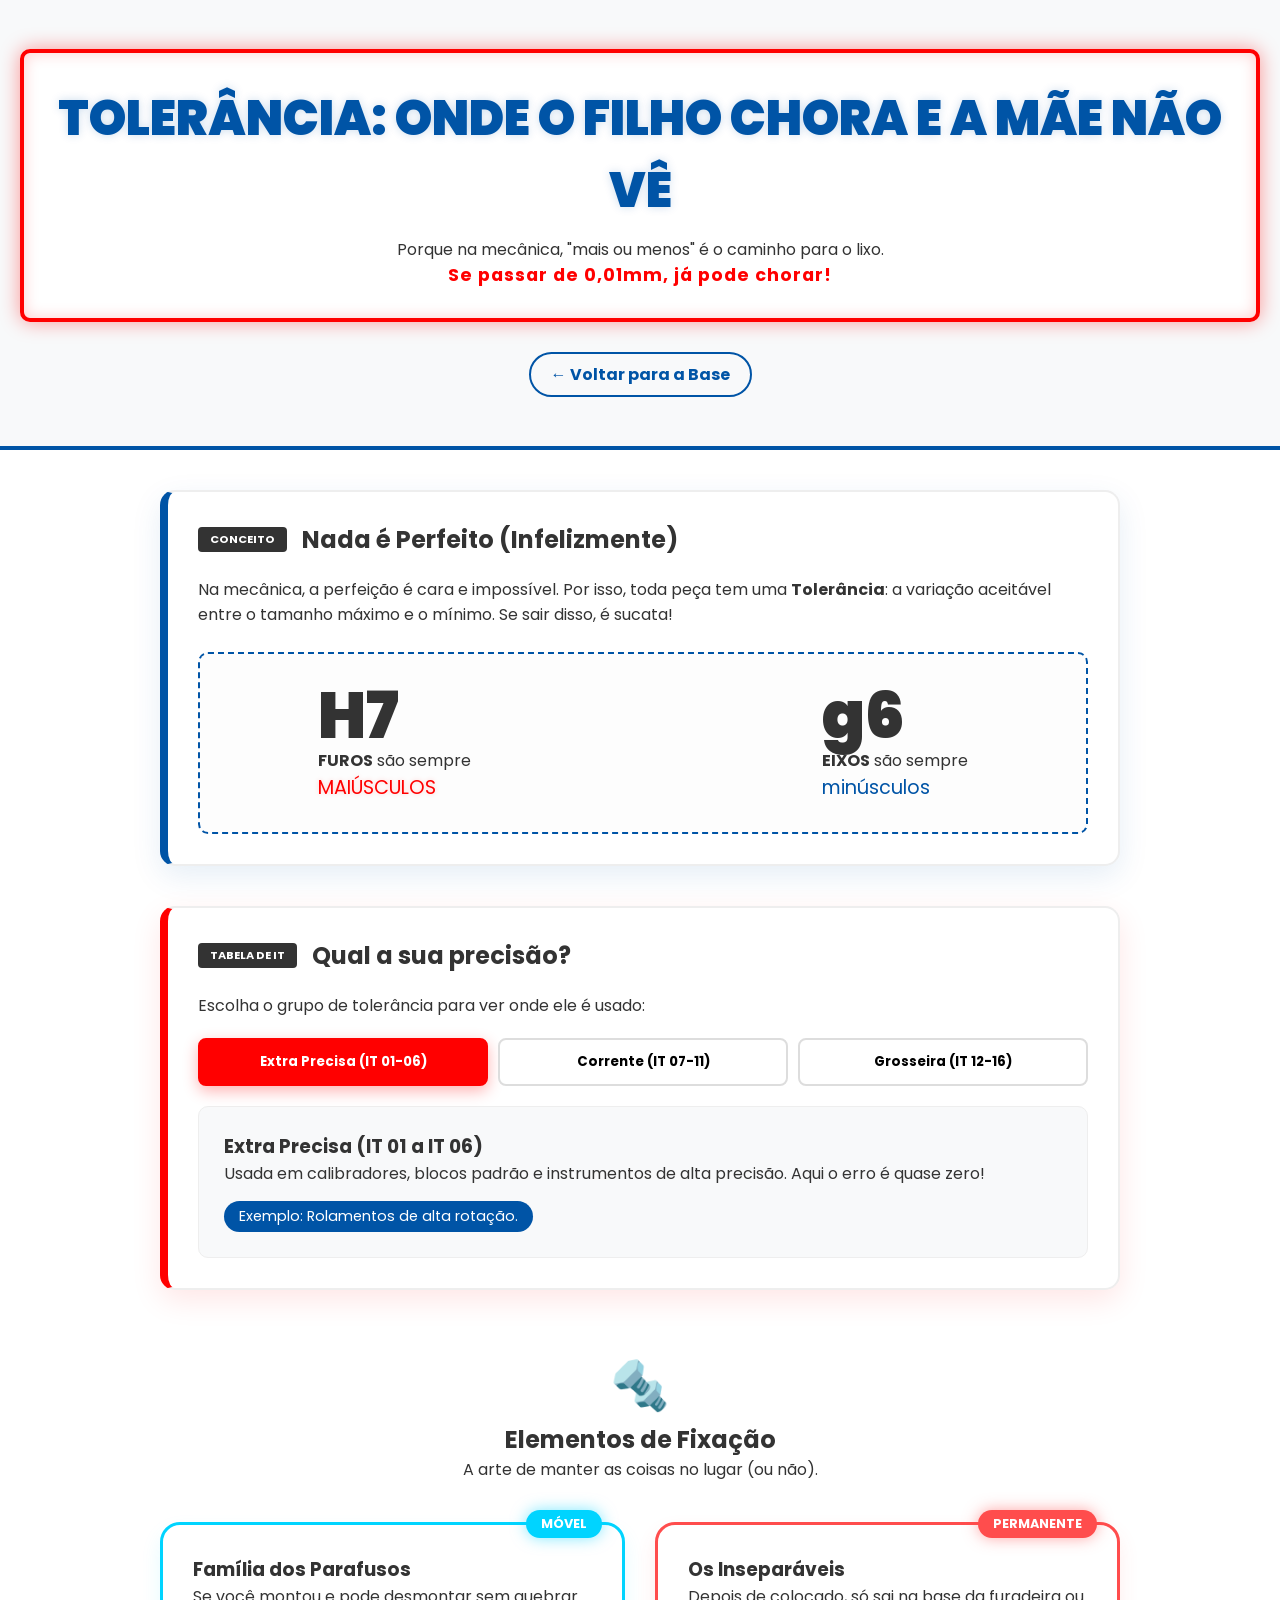
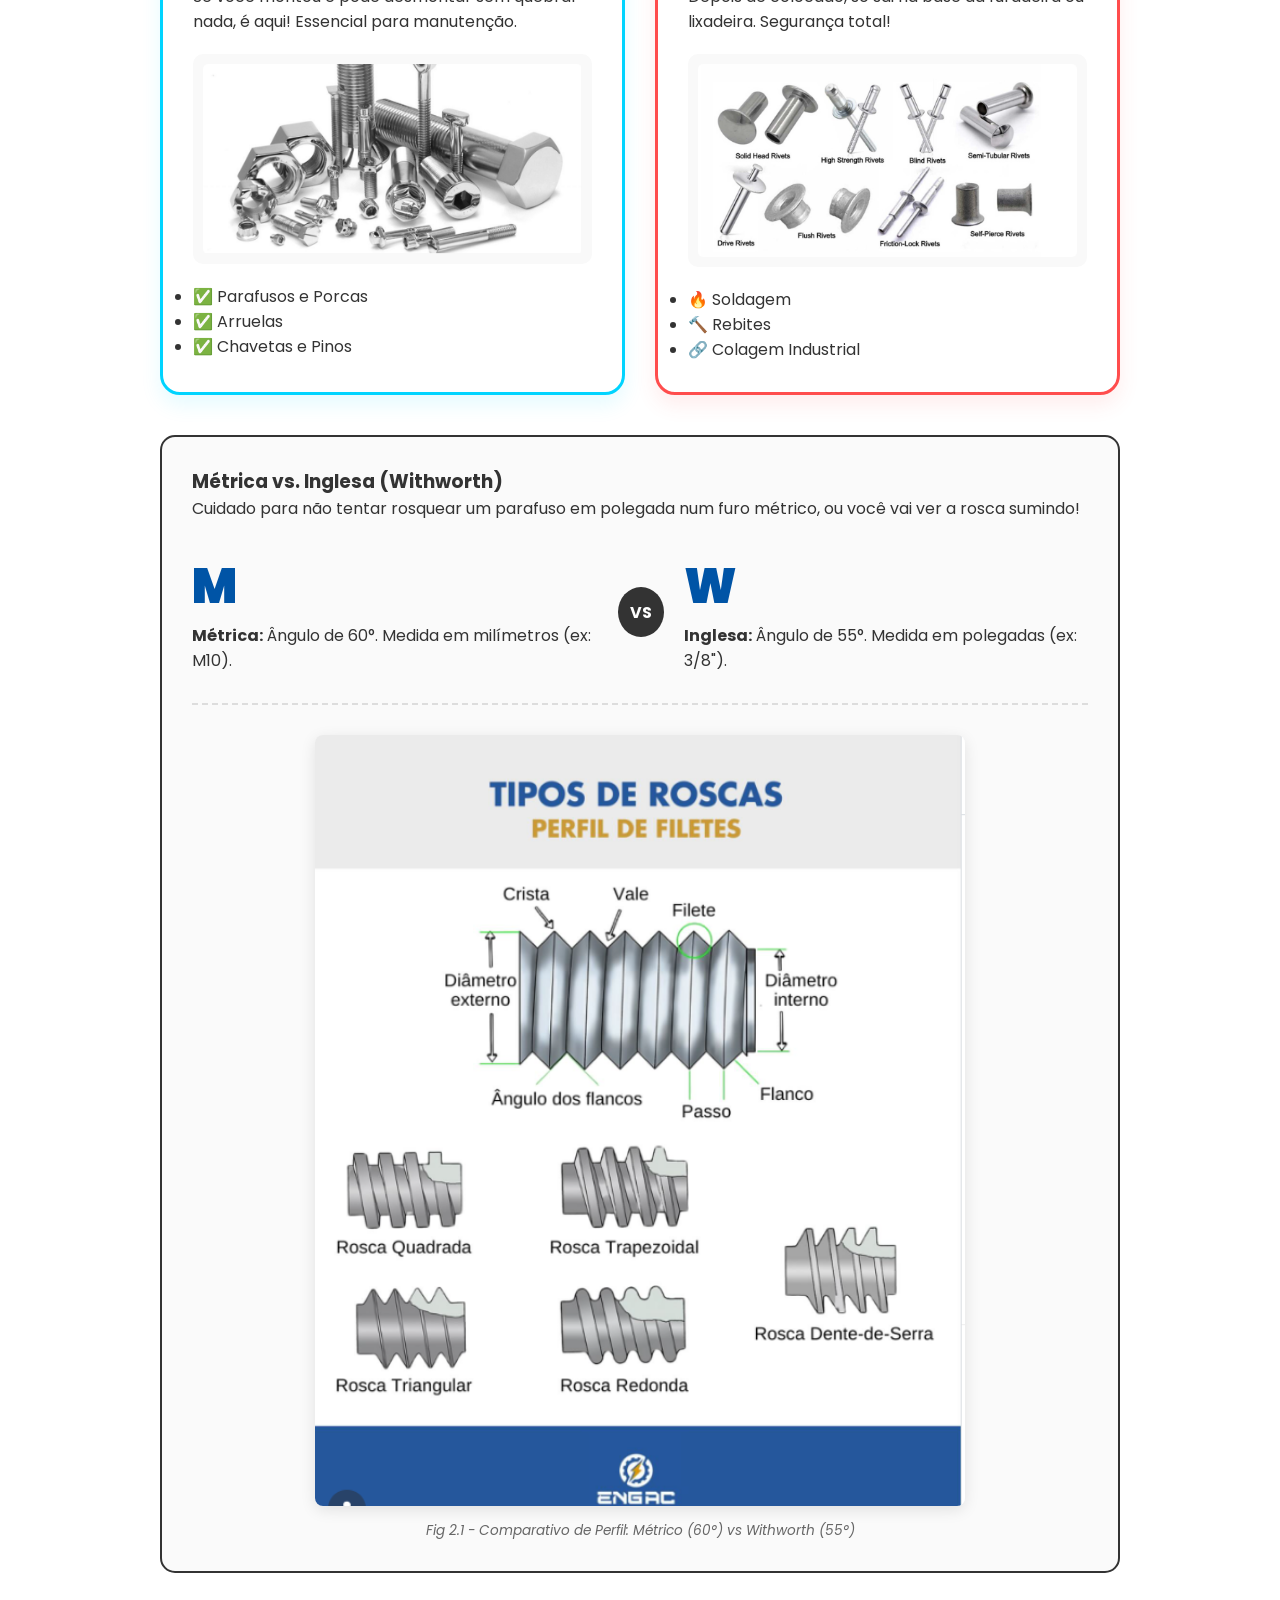
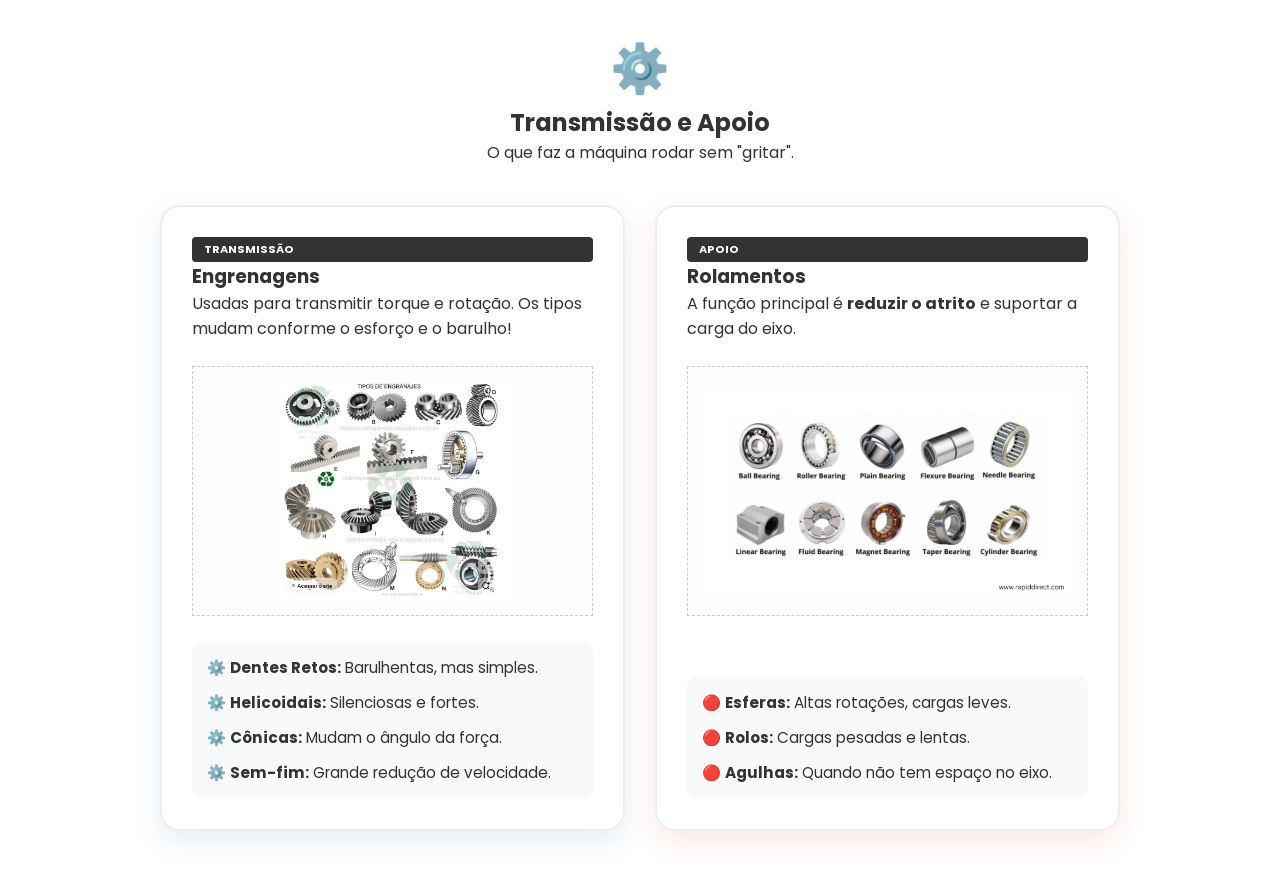
<file: tolerancia.html>
<!DOCTYPE html>
<html lang="pt-br">
<head>
    <meta charset="UTF-8">
    <meta name="viewport" content="width=device-width, initial-scale=1.0">
    <title>Tolerância e Elementos - Guia SENAI</title>
    <link rel="stylesheet" href="tolerancia.css">
</head>
<body class="pagina-tolerancia">

    <header class="header-neon">
        <div class="moldura-energia">
            <h1>Tolerância: Onde o Filho Chora e a Mãe não Vê</h1>
            <p class="subtitulo-tolerancia">Porque na mecânica, "mais ou menos" é o caminho para o lixo.</p>
            <p2 class="tagline">Se passar de 0,01mm, já pode chorar!</p2    >
            
        </div>
        <a href="index.html" class="btn-voltar-clean">← Voltar para a Base</a>
    </header>

    <main class="fluxo-conteudo">

        <section class="card-teoria neon-azul">
    <div class="header-card">
        <span class="badge-vibe">CONCEITO</span>
        <h2>Nada é Perfeito (Infelizmente)</h2>
    </div>
    <p>Na mecânica, a perfeição é cara e impossível. Por isso, toda peça tem uma <strong>Tolerância</strong>: a variação aceitável entre o tamanho máximo e o mínimo. Se sair disso, é sucata!</p>
    
    <div class="regra-de-ouro">
        <div class="regra-item">
            <span class="letra-grande">H7</span>
            <p><strong>FUROS</strong> são sempre<br><span class="destaque-red">MAIÚSCULOS</span></p>
        </div>
        <div class="divisor-regra"></div>
        <div class="regra-item">
            <span class="letra-grande">g6</span>
            <p><strong>EIXOS</strong> são sempre<br><span class="destaque-blue">minúsculos</span></p>
        </div>
    </div>
</section>

<section class="card-teoria neon-vermelho">
    <div class="header-card">
        <span class="badge-vibe">TABELA DE IT</span>
        <h2>Qual a sua precisão?</h2>
    </div>
    <p>Escolha o grupo de tolerância para ver onde ele é usado:</p>

    <div class="seletor-it">
        <button class="btn-it active" onclick="mudarIT('fina', this)">Extra Precisa (IT 01-06)</button>
        <button class="btn-it" onclick="mudarIT('media', this)">Corrente (IT 07-11)</button>
        <button class="btn-it" onclick="mudarIT('grosseira', this)">Grosseira (IT 12-16)</button>
    </div>

    <div id="painelIT" class="painel-info-it">
        <h3 id="tituloIT">Extra Precisa (IT 01 a IT 06)</h3>
        <p id="descIT">Usada em calibradores, blocos padrão e instrumentos de alta precisão. Aqui o erro é quase zero!</p>
        <div class="exemplo-uso">Exemplo: Rolamentos de alta rotação.</div>
    </div>
</section>

<section class="secao-elementos">
    <div class="header-vibe-central">
        <span class="emoji-grande">🔩</span>
        <h2>Elementos de Fixação</h2>
        <p>A arte de manter as coisas no lugar (ou não).</p>
    </div>

    <div class="grid-elementos">
        <div class="card-fixacao movel">
            <div class="badge-tipo">Móvel</div>
            <h3>Família dos Parafusos</h3>
            <p>Se você montou e pode desmontar sem quebrar nada, é aqui! Essencial para manutenção.</p>
            <div class="container-foto-elemento">
                <img src="img/parafuso.png" alt="Parafusos, Porcas e Chavetas" class="foto-tecnica">
            </div>
            <ul>
                <li>✅ Parafusos e Porcas</li>
                <li>✅ Arruelas</li>
                <li>✅ Chavetas e Pinos</li>
            </ul>
        </div>

        <div class="card-fixacao permanente">
            <div class="badge-tipo">Permanente</div>
            <h3>Os Inseparáveis</h3>
            <p>Depois de colocado, só sai na base da furadeira ou lixadeira. Segurança total!</p>
            <div class="container-foto-elemento">
                <img src="img/rebites.png" alt="Rebites e Processo de Solda" class="foto-tecnica">
            </div>
            <ul>
                <li>🔥 Soldagem</li>
                <li>🔨 Rebites</li>
                <li>🔗 Colagem Industrial</li>
            </ul>
        </div>
    </div>

    <div class="card-teoria roscas-neon">
        <h3>Métrica vs. Inglesa (Withworth)</h3>
        <p>Cuidado para não tentar rosquear um parafuso em polegada num furo métrico, ou você vai ver a rosca sumindo!</p>
        <div class="flex-roscas">
            <div class="rosca-item">
                <span class="sigla-rosca">M</span>
                <p><strong>Métrica:</strong> Ângulo de 60°. Medida em milímetros (ex: M10).</p>
            </div>
            <div class="vs-circle">VS</div>
            <div class="rosca-item">
                <span class="sigla-rosca">W</span>
                <p><strong>Inglesa:</strong> Ângulo de 55°. Medida em polegadas (ex: 3/8").</p>
            </div>
        </div>
        <div class="moldura-imagem-rosca">
             <img src="img/roscas.png" alt="Comparação de Ângulos de Rosca" class="foto-tecnica">
        </div>
    </div>
</section>

<section class="secao-transmissao">
    <div class="header-vibe-central">
        <span class="emoji-grande">⚙️</span>
        <h2>Transmissão e Apoio</h2>
        <p>O que faz a máquina rodar sem "gritar".</p>
    </div>

    <div class="grid-transmissao">
        <div class="card-tecnica-item neon-azul">
            <span class="badge-vibe">TRANSMISSÃO</span>
            <h3>Engrenagens</h3>
            <p>Usadas para transmitir torque e rotação. Os tipos mudam conforme o esforço e o barulho!</p>
            
            <div class="moldura-centralizada">
                <img src="img/engrenagens.png" alt="Tipos de Engrenagens" class="img-tecnica-final">
            </div>

            <div class="lista-curta">
                <span>⚙️ <strong>Dentes Retos:</strong> Barulhentas, mas simples.</span>
                <span>⚙️ <strong>Helicoidais:</strong> Silenciosas e fortes.</span>
                <span>⚙️ <strong>Cônicas:</strong> Mudam o ângulo da força.</span>
                <span>⚙️ <strong>Sem-fim:</strong> Grande redução de velocidade.</span>
            </div>
        </div>

        <div class="card-tecnica-item neon-vermelho">
            <span class="badge-vibe">APOIO</span>
            <h3>Rolamentos</h3>
            <p>A função principal é <strong>reduzir o atrito</strong> e suportar a carga do eixo.</p>
            
            <div class="moldura-centralizada">
                <img src="img/rolamentos.png" alt="Tipos de Rolamentos" class="img-tecnica-final">
            </div>

            <div class="lista-curta">
                <span>🔴 <strong>Esferas:</strong> Altas rotações, cargas leves.</span>
                <span>🔴 <strong>Rolos:</strong> Cargas pesadas e lentas.</span>
                <span>🔴 <strong>Agulhas:</strong> Quando não tem espaço no eixo.</span>
            </div>
        </div>
    </div>
</section>


        </main>

 <script src="tolerancia.js"></script>

</body>
</html>
</file>
<file: conversao.css>
/* --- Header da Conversão --- */
.p-header-conversao {
    background-color: #ffffff;
    padding: 80px 20px; /* Mais espaço para o título respirar */
    text-align: center;
    border-bottom: 4px solid #0D47A1;
    background-image: 
        linear-gradient(rgba(13, 71, 161, 0.07) 1.5px, transparent 1.5px),
        linear-gradient(90deg, rgba(13, 71, 161, 0.07) 1.5px, transparent 1.5px);
    background-size: 30px 30px; /* Quadriculado maior para parecer papel técnico */
}

.titulo-zueira {
    color: #ff4d4d;
    font-size: clamp(1.8rem, 5vw, 2.8rem); /* Ajusta conforme o tamanho da tela */
    font-weight: 900;
    text-transform: uppercase;
    margin-bottom: 15px;
    letter-spacing: -1px;
    text-shadow: 2px 2px 0px rgba(0,0,0,0.1);
}

.subtitulo-tecnico {
    color: #0D47A1;
    font-size: 1.5rem; /* Aumentado */
    font-weight: 700;
    letter-spacing: 3px;
    text-transform: uppercase;
}

.link-voltar {
    display: inline-block;
    margin-top: 30px;
    color: #0D47A1;
    text-decoration: none;
    font-size: 1rem;
    font-weight: bold;
    border: 2px solid #0D47A1;
    padding: 10px 25px;
    border-radius: 50px;
    transition: 0.3s;
}

.link-voltar:hover {
    background: #0D47A1;
    color: white;
    transform: scale(1.05);
}

/* --- Container de Explicação --- */
.container-ajuda {
    max-width: 900px; /* Um pouco mais largo */
    margin: 40px auto;
    padding: 0 25px;
}

.card-ajuda-fracao {
    background: #ffffff;
    border: 3px solid #0D47A1; /* Borda mais grossa */
    border-radius: 16px;
    padding: 35px; /* Mais preenchimento interno */
    margin-bottom: 40px;
    box-shadow: 8px 8px 0px rgba(13, 71, 161, 0.1); /* Sombra sólida mais moderna */
}

.card-ajuda-fracao h3 {
    color: #0D47A1;
    margin-bottom: 20px;
    font-size: 1.8rem; /* Título interno maior */
    border-bottom: 2px solid #f0f7ff;
    padding-bottom: 10px;
}

.card-ajuda-fracao p {
    font-size: 1.15rem; /* Texto de leitura maior */
    line-height: 1.6;
    color: #444;
}

/* --- Passos (1, 2, 3) --- */
.passos-conversao {
    margin: 30px 0;
    display: flex;
    flex-direction: column;
    gap: 15px;
}

.passo {
    display: flex;
    align-items: center;
    gap: 20px;
    background: #f8fbff;
    padding: 18px;
    border-radius: 12px;
    border: 1px solid #e0eafc;
    transition: 0.2s;
}

.passo:hover {
    background: #f0f7ff;
    border-color: #0D47A1;
}

.num-passo {
    background: #0D47A1;
    color: white;
    width: 40px; /* Bolinhas maiores */
    height: 40px;
    min-width: 40px;
    display: flex;
    justify-content: center;
    align-items: center;
    border-radius: 50%;
    font-weight: 900;
    font-size: 1.2rem;
}

.passo p {
    font-size: 1.1rem;
    font-weight: 500;
    margin: 0;
}

/* --- Exemplo em Destaque --- */
.exemplo-destaque {
    background: #fff5f5;
    border-left: 6px solid #ff4d4d;
    padding: 20px;
    margin-top: 25px;
    border-radius: 8px;
    color: #333;
    font-size: 1.2rem; /* Exemplo bem visível */
    font-family: 'Poppins', sans-serif; /* Mantendo a poppins para ler melhor */
    line-height: 1.8;
}

.exemplo-destaque strong {
    color: #ff4d4d;
    font-size: 1.3rem;
}

/* O Quadro de Destaque */
.quadro-regra-ouro {
    background-color: #f0f7ff; /* Fundo azul bem clarinho para destacar do branco */
    border: 3px solid #0D47A1; /* Borda grossa azul */
    border-radius: 15px;
    overflow: hidden; /* Garante que o header respeite a curvatura */
    box-shadow: 10px 10px 0px rgba(13, 71, 161, 0.1); /* Sombra sólida */
    margin-bottom: 30px;
}

/* Faixa superior do quadro */
.quadro-header {
    background-color: #0D47A1;
    color: white;
    padding: 15px 25px;
    display: flex;
    align-items: center;
    gap: 15px;
}

.quadro-header h3 {
    margin: 0;
    font-size: 1.4rem;
    text-transform: uppercase;
    letter-spacing: 1px;
}

/* Conteúdo interno do quadro */
.quadro-corpo {
    padding: 25px;
    color: #333;
}

.quadro-corpo p {
    font-size: 1.2rem;
    margin-bottom: 15px;
}

/* Estilo de fórmula matemática */
.formula-destaque {
    background-color: #ffffff;
    border: 2px dashed #0D47A1;
    padding: 20px;
    text-align: center;
    font-size: 1.5rem;
    font-weight: 900;
    color: #0D47A1;
    border-radius: 10px;
    margin: 15px 0;
}

.exemplo-mini {
    font-style: italic;
    color: #666;
    font-size: 1rem !important;
}

.fluxo-simplificacao {
    display: flex;
    align-items: center;
    justify-content: center;
    flex-wrap: wrap;
    gap: 10px;
    background: #fff;
    padding: 20px;
    border-radius: 10px;
    border: 1px solid #ddd;
    margin: 15px 0;
}

.item-fluxo {
    font-size: 1.1rem;
    color: #666;
    font-weight: bold;
}

.item-fluxo-final {
    font-size: 1.5rem;
    color: #0D47A1;
    font-weight: 900;
    background: #eef5ff;
    padding: 5px 15px;
    border-radius: 5px;
    border: 2px solid #0D47A1;
}

.seta {
    color: #ff4d4d;
    font-weight: bold;
}

@media (max-width: 600px) {
    .fluxo-simplificacao {
        gap: 5px;
    }
    .item-fluxo { font-size: 0.9rem; }
}

/* Botão Play Sensacional (com o efeito de pulso que você curtiu) */
.botao-play-sensacional {
    display: inline-flex;
    align-items: center;
    gap: 15px;
    background: #E61919;
    color: white;
    text-decoration: none;
    padding: 18px 40px;
    border-radius: 50px;
    font-weight: 900;
    font-size: 1.1rem;
    box-shadow: 0 0 0 0 rgba(230, 25, 25, 0.7);
    animation: pulsar-botao 2s infinite;
    transition: 0.3s;
    margin: 10px 0;
}

.botao-play-sensacional:hover {
    background: #b31212;
    transform: scale(1.05);
    animation: none;
}

@keyframes pulsar-botao {
    0% { box-shadow: 0 0 0 0 rgba(230, 25, 25, 0.7); }
    70% { box-shadow: 0 0 0 15px rgba(230, 25, 25, 0); }
    100% { box-shadow: 0 0 0 0 rgba(230, 25, 25, 0); }
}

/* Estilo do Título da Calculadora */
.titulo-calculadora {
    text-align: center;
    margin: 60px 0 30px 0;
}

.titulo-calculadora h2 {
    color: #0D47A1;
    font-size: 2rem;
    text-transform: uppercase;
    border-bottom: 2px solid #0D47A1;
    display: inline-block;
    padding-bottom: 5px;
}

.titulo-calculadora p {
    color: #666;
    margin-top: 10px;
    font-weight: 500;
}

.secao-calculadora-titulo {
    text-align: center;
    margin: 50px auto 30px;
    padding: 20px;
    max-width: 800px;
}

/* Título em Vermelho Impactante */
.titulo-principal-calc {
    color: #ff4d4d;
    font-size: 2.5rem;
    font-weight: 900;
    text-transform: uppercase;
    margin-bottom: 10px;
    text-shadow: 2px 2px 0px rgba(0, 0, 0, 0.1);
    letter-spacing: -1px;
}

/* Subtítulo em Azul Metrologia */
.subtitulo-calc {
    color: #0D47A1;
    font-size: 1.2rem;
    font-weight: 600;
    position: relative;
    display: inline-block;
    padding-bottom: 10px;
}

/* Linha decorativa embaixo do subtítulo */
.subtitulo-calc::after {
    content: '';
    position: absolute;
    bottom: 0;
    left: 25%;
    width: 50%;
    height: 3px;
    background-color: #0D47A1;
    border-radius: 2px;
}

.container-calculadoras {
    display: flex;
    flex-wrap: wrap;
    justify-content: center;
    gap: 30px;
    padding: 20px;
    max-width: 1000px;
    margin: 0 auto;
}

.card-calc {
    background: white;
    border: 2px solid #0D47A1;
    border-radius: 15px;
    width: 100%;
    max-width: 400px;
    overflow: hidden;
    box-shadow: 0 10px 20px rgba(0,0,0,0.05);
}

.calc-header {
    background: #0D47A1;
    color: white;
    padding: 15px;
    text-align: center;
    font-weight: bold;
    text-transform: uppercase;
}

.calc-body {
    padding: 25px;
}

.calc-body label {
    display: block;
    margin-bottom: 10px;
    color: #444;
    font-weight: bold;
}

/* Estilo para os Inputs de Fração */
.input-fracao, .input-simples {
    display: flex;
    align-items: center;
    gap: 10px;
    margin-bottom: 20px;
}

.input-fracao input, .input-simples input {
    width: 100%;
    padding: 12px;
    border: 2px solid #ddd;
    border-radius: 8px;
    font-size: 1.2rem;
    text-align: center;
}

.input-fracao span {
    font-size: 1.5rem;
    font-weight: bold;
    color: #0D47A1;
}

.unidade {
    font-size: 1.2rem;
    font-weight: bold;
}

/* Botão da Calculadora */
.btn-calc {
    width: 100%;
    background: #0D47A1;
    color: white;
    border: none;
    padding: 15px;
    border-radius: 8px;
    font-weight: bold;
    cursor: pointer;
    transition: 0.3s;
    font-size: 1rem;
}

.btn-calc:hover {
    background: #1976D2;
}

/* Caixa de Resultado */
.resultado-box {
    margin-top: 20px;
    background: #f0f7ff;
    padding: 15px;
    border-radius: 8px;
    text-align: center;
    font-size: 1.3rem;
    font-weight: bold;
    color: #0D47A1;
    border: 1px dashed #0D47A1;
}

.input-fracao-completa {
    display: flex;
    align-items: center;
    gap: 15px;
    margin-bottom: 20px;
}

#pol-inteira {
    width: 60px;
    padding: 12px;
    border: 2px solid #0D47A1;
    border-radius: 8px;
    font-size: 1.5rem;
    font-weight: bold;
    text-align: center;
}

.bloco-fracao {
    display: flex;
    flex-direction: column;
    align-items: center;
    gap: 5px;
}

.bloco-fracao input {
    width: 50px;
    padding: 5px;
    border: 1px solid #ddd;
    border-radius: 4px;
    text-align: center;
    font-size: 1rem;
}

.barra-divisora {
    width: 100%;
    height: 2px;
    background-color: #333;
}
</file>
<file: desenho.css>
/* Importando a fonte para manter o padrão */
@import url('https://fonts.googleapis.com/css2?family=Poppins:wght@400;700;900&display=swap');

* {
    margin: 0;
    padding: 0;
    box-sizing: border-box;
    font-family: 'Poppins', sans-serif;
}

/* O Fundo Quadriculado Matemático */
.area-desenho {
    background-color: #ffffff;
    background-image: 
        linear-gradient(rgba(13, 71, 161, 0.1) 1px, transparent 1px),
        linear-gradient(90deg, rgba(13, 71, 161, 0.1) 1px, transparent 1px);
    background-size: 25px 25px; /* Tamanho do grid */
    color: #333;
    min-height: 100vh;
}

/* Header Estilo Folha A4/A3 */
.header-projeto {
    padding: 60px 20px;
    text-align: center;
    border-bottom: 5px solid #0D47A1; /* Azul Técnico */
    background: rgba(255, 255, 255, 0.8);
    backdrop-filter: blur(2px);
}

.moldura-titulo {
    display: inline-block;
    border: 3px solid #333; /* Borda preta estilo legenda de desenho */
    padding: 20px 40px;
    position: relative;
    background: white;
}

/* Título em Azul e Preto */
.titulo-zueira-dt {
    color: #0D47A1;
    font-size: 2.5rem;
    font-weight: 900;
    text-transform: uppercase;
    margin-bottom: 5px;
}

/* Subtítulo em Verde (Destaque de Aprovação) */
.subtitulo-projeto {
    color: #2E7D32; /* Verde floresta/técnico */
    font-size: 1.1rem;
    font-weight: bold;
    letter-spacing: 1px;
}

/* Botão Voltar discreto */
.link-voltar-projeto {
    display: inline-block;
    margin-top: 20px;
    color: #666;
    text-decoration: none;
    font-size: 0.9rem;
    border: 1px solid #ccc;
    padding: 8px 20px;
    border-radius: 4px;
    transition: 0.3s;
}

.link-voltar-projeto:hover {
    background: #333;
    color: white;
}

.container-projeto {
    max-width: 900px;
    margin: 40px auto;
    padding: 0 20px;
}

.bloco-explicacao {
    background: white;
    border: 1px solid #0D47A1;
    padding: 40px;
    position: relative;
    box-shadow: 10px 10px 0px rgba(13, 71, 161, 0.05);
}

/* Aquele detalhe de código de projeto no canto */
.detalhe-tecnico-topo {
    position: absolute;
    top: 10px;
    right: 15px;
    font-family: 'Courier New', Courier, monospace;
    font-size: 0.8rem;
    color: #0D47A1;
    font-weight: bold;
}

.bloco-explicacao h2 {
    color: #333;
    border-left: 5px solid #2E7D32; /* Verde no título interno */
    padding-left: 15px;
    margin-bottom: 20px;
}

.bloco-explicacao p {
    font-size: 1.1rem;
    line-height: 1.8;
    margin-bottom: 20px;
    color: #444;
}

/* Estilização da sua Imagem */
.moldura-imagem-tecnica {
    background: #f9f9f9;
    border: 2px dashed #ccc;
    padding: 20px;
    text-align: center;
    margin: 30px 0;
}

.img-tecnica {
    max-width: 100%;
    height: auto;
    border: 1px solid #333;
    filter: grayscale(100%); /* Deixa a foto em preto e branco para estilo técnico */
    transition: 0.3s;
}

.img-tecnica:hover {
    filter: grayscale(0%); /* Volta a cor original quando passa o mouse */
}

.legenda-imagem {
    display: block;
    margin-top: 10px;
    font-size: 0.85rem;
    color: #666;
    font-style: italic;
}

.bloco-vistas-ortograficas {
    background: white;
    border: 2px solid #2E7D32; /* Verde Técnico */
    border-radius: 8px;
    padding: 30px;
    margin: 40px auto;
    box-shadow: 0 10px 20px rgba(46, 125, 50, 0.05); /* Brilho verde sutil */
    position: relative;
}

.header-vistas {
    display: flex;
    align-items: center;
    gap: 15px;
    border-bottom: 2px solid #ddd;
    padding-bottom: 15px;
    margin-bottom: 25px;
}

.icone-bussola {
    font-size: 1.8rem;
}

.header-vistas h2 {
    color: #0D47A1; /* Título em Azul Técnico */
    font-weight: bold;
    font-size: 1.5rem;
}

.corpo-vistas p {
    font-size: 1.1rem;
    line-height: 1.8;
    color: #444;
    margin-bottom: 20px;
}

/* Moldura Bonitinha para a sua Imagem */
.moldura-imagem-vistas {
    background: #fdfdfd;
    border: 3px solid #333; /* Borda preta estilo legenda */
    padding: 15px;
    text-align: center;
    margin: 30px 0;
    position: relative;
    overflow: hidden;
}

/* Efeito na Imagem (Começa colorida, mas com zoom sutil no hover) */
.img-vistas {
    max-width: 100%;
    height: auto;
    border: 1px solid #ccc;
    transition: transform 0.4s ease, filter 0.3s ease;
}

.img-vistas:hover {
    transform: scale(1.03); /* Dá um zoom de 3% para destacar os detalhes */
    filter: brightness(110%); /* Dá um leve brilho */
}

/* Bloco de Resumo com Checklist */
.resumo-tecnico-vistas {
    background: #f0f7ff;
    border-left: 5px solid #0D47A1;
    padding: 20px;
    border-radius: 4px;
    font-size: 1rem;
    color: #333;
    line-height: 1.6;
}

/* Alerta de Dúvida do Aluno */
.alerta-senai {
    font-size: 0.9rem;
    color: #666;
    font-style: italic;
    margin-top: 15px;
    text-align: center;
}


.bloco-diedro-rapido {
    background: #fff;
    border: 1px solid #ddd;
    padding: 30px;
    margin: 40px auto;
    max-width: 900px;
}

.header-diedro {
    display: flex;
    align-items: center;
    gap: 10px;
    margin-bottom: 20px;
    color: #0D47A1;
}

.grid-diedros {
    display: flex;
    gap: 30px; /* Aumentei um pouco o espaço entre os cards */
    flex-wrap: wrap;
    margin-top: 30px; /* Mais espaço pro título respirar */
    justify-content: center; /* Centraliza se ficarem um embaixo do outro no celular */
}

.card-diedro {
    flex: 1;
    /* Aumentei o min-width para 350px para acomodar a imagem maior */
    min-width: 350px; 
    background: #fdfdfd;
    border: 2px solid #333;
    padding: 30px; /* Mais espaço interno */
    text-align: center;
    transition: 0.3s;
    display: flex; /* Centraliza o conteúdo verticalmente também */
    flex-direction: column;
    align-items: center;
}

.card-diedro:hover {
    box-shadow: 0 10px 25px rgba(0,0,0,0.15); /* Brilho maior no hover */
    transform: translateY(-5px); /* Dá uma "levantadinha" no hover */
}

.moldura-diedro {
    margin: 20px 0;
    padding: 20px; /* Mais padding na moldura */
    background: #fff;
    border: 1px dashed #ccc;
    display: flex;
    align-items: center;
    justify-content: center;
    width: 100%; /* Ocupa toda a largura do card */
}

.img-diedro {
    /* AQUI ESTÁ A MÁGICA: Aumentei consideravelmente */
    max-width: 250px; 
    width: 100%; /* Garante que ela cresça até o max-width */
    height: auto;
    filter: drop-shadow(0 2px 4px rgba(0,0,0,0.1)); /* Sombra suave na própria imagem */
}

.card-diedro h3 {
    font-size: 1.6rem; /* Aumentei um pouco o título do diedro */
    color: #333;
    margin-top: 10px;
}

.card-diedro p {
    font-size: 1rem;
    color: #555;
    margin-top: 15px;
    line-height: 1.5;
}


/* Estilo do fundo do modal (preto com opacidade) */
.modal-zoom {
    display: none; /* Escondido por padrão */
    position: fixed;
    z-index: 1000;
    padding-top: 50px;
    left: 0;
    top: 0;
    width: 100%;
    height: 100%;
    background-color: rgba(0,0,0,0.9); /* Fundo bem escuro */
    cursor: zoom-out;
}

/* A imagem dentro do modal */
.conteudo-modal {
    margin: auto;
    display: block;
    width: 80%;
    max-width: 1000px; /* Tamanho máximo da foto aberta */
    animation: zoomAnimacao 0.3s;
}

.bloco-diedro-vertical {
    max-width: 800px;
    margin: 40px auto;
    padding: 20px;
}

.conteudo-diedro-vertical {
    display: flex;
    flex-direction: column;
    gap: 40px; /* Espaço generoso entre um diedro e outro */
}

.card-diedro-grande {
    background: #fff;
    border: 2px solid #333;
    padding: 30px;
    text-align: center;
    box-shadow: 8px 8px 0px rgba(0,0,0,0.05); /* Sombra sólida estilo técnico */
}

.moldura-diedro-grande {
    margin: 20px 0;
    padding: 30px;
    background: #f9f9f9;
    border: 1px dashed #0D47A1;
}

.moldura-diedro-grande img {
    /* Agora a imagem tem liberdade para crescer! */
    max-width: 500px; 
    width: 100%;
    height: auto;
    display: block;
    margin: 0 auto;
}

.badge-pais {
    background: #0D47A1;
    color: #fff;
    padding: 5px 15px;
    font-weight: bold;
    font-size: 0.9rem;
    display: inline-block;
    margin-bottom: 10px;
}

/* --- RESPONSIVIDADE PARA CELULAR (Telas até 600px) --- */
@media (max-width: 600px) {
    .container-projeto {
        padding: 0 10px; /* Margens menores para o texto respirar */
    }

    .bloco-explicacao, .bloco-vistas-ortograficas, .card-diedro-grande {
        padding: 20px 15px; /* Diminui o espaço interno */
        margin: 20px auto;
    }

    .titulo-zueira-dt {
        font-size: 1.8rem; /* Título um pouco menor para não quebrar feio */
    }

    .subtitulo-projeto {
        font-size: 1rem;
    }

    /* Ajuste específico para as molduras das imagens */
    .moldura-diedro-grande, .moldura-imagem-vistas, .moldura-imagem-tecnica {
        padding: 10px;
        margin: 15px 0;
    }

    /* Garante que a imagem ocupe a largura total disponível */
    .moldura-diedro-grande img, .img-vistas, .img-tecnica {
        max-width: 100%; 
        width: 100%;
    }

    /* Ajuste no resumo técnico para não ficar apertado */
    .resumo-tecnico-vistas {
        font-size: 0.9rem;
        padding: 15px;
    }
}
/* --- SEÇÃO DE VÍDEOS --- */
.secao-videos-dt {
    text-align: center;
    margin: 50px auto;
    max-width: 900px;
}

.container-botoes-video {
    display: grid;
    grid-template-columns: repeat(auto-fit, minmax(200px, 1fr));
    gap: 15px;
    margin-top: 20px;
    padding: 0 20px;
}

.btn-video {
    background: #0D47A1;
    color: white;
    text-decoration: none;
    padding: 15px;
    border-radius: 8px;
    font-weight: bold;
    transition: 0.3s;
    border-bottom: 4px solid #001220;
}

.btn-video:hover {
    background: #2E7D32; /* Muda para verde no hover */
    transform: translateY(-3px);
}

/* --- ÁREA DA PRANCHETA --- */
.layout-prancheta {
    display: flex;
    gap: 30px;
    flex-wrap: wrap;
    justify-content: center;
    padding: 20px;
}

.exemplo-passo-passo {
    flex: 1;
    min-width: 300px;
    max-width: 400px;
    background: #fff;
    border: 2px solid #ddd;
    padding: 15px;
    text-align: center;
}

.exemplo-passo-passo img {
    width: 100%;
    border: 1px solid #eee;
}

.container-canvas {
    flex: 2;
    min-width: 350px;
    background: #fff;
    border: 3px solid #333;
    position: relative;
}

/* O Canvas com fundo quadriculado */
#quadroDesenho {
    width: 100%;
    height: 400px;
    cursor: crosshair;
    background-image: 
        linear-gradient(#f0f0f0 1px, transparent 1px),
        linear-gradient(90deg, #f0f0f0 1px, transparent 1px);
    background-size: 20px 20px;
    display: block;
}

/* Controles */
.controles-canvas {
    background: #333;
    padding: 10px;
    display: flex;
    gap: 10px;
    align-items: center;
    flex-wrap: wrap;
}

.btn-ferramenta {
    padding: 8px 15px;
    border: none;
    border-radius: 4px;
    cursor: pointer;
    font-weight: bold;
    background: #666;
    color: white;
}

.btn-ferramenta.ativo { background: #00d4ff; color: #000; }
.btn-ferramenta.limpar { background: #ff4d4d; }

.status-salvo {
    color: #4CAF50;
    font-size: 0.8rem;
    margin-left: auto;
}

/* Ajuste para Celular */
@media (max-width: 600px) {
    #quadroDesenho { height: 300px; }
    .btn-video { font-size: 0.9rem; }
}

/* Fundo escurecido */
.modal-confirmacao {
    display: none; /* Escondido por padrão */
    position: fixed;
    z-index: 2000;
    left: 0;
    top: 0;
    width: 100%;
    height: 100%;
    background-color: rgba(0, 0, 0, 0.7);
    backdrop-filter: blur(4px); /* Efeito de vidro embaçado no fundo */
    align-items: center;
    justify-content: center;
}

/* A caixa do aviso */
.conteudo-aviso {
    background: white;
    padding: 30px;
    border-radius: 12px;
    border: 3px solid #0D47A1;
    text-align: center;
    max-width: 400px;
    width: 90%;
    animation: entradaModal 0.3s ease-out;
}

@keyframes entradaModal {
    from { transform: scale(0.8); opacity: 0; }
    to { transform: scale(1); opacity: 1; }
}

.icone-alerta { font-size: 3rem; display: block; margin-bottom: 10px; }

.conteudo-aviso h3 { color: #0D47A1; margin-bottom: 10px; }

.conteudo-aviso p { color: #555; margin-bottom: 25px; }

/* Botoes do Modal */
.botoes-aviso { display: flex; gap: 10px; justify-content: center; }

.btn-confirmar, .btn-cancelar {
    padding: 10px 20px;
    border: none;
    border-radius: 6px;
    font-weight: bold;
    cursor: pointer;
    transition: 0.2s;
}

.btn-confirmar { background: #ff4d4d; color: white; }
.btn-confirmar:hover { background: #cc0000; }

.btn-cancelar { background: #eee; color: #333; }
.btn-cancelar:hover { background: #ddd; }
</file>
<file: paquimetro.css>
/* Paleta: #FFFFFF (Branco), #E3F2FD (Azul Claríssimo), #0D47A1 (Azul Marinho) */

* {
    margin: 0;
    padding: 0;
    box-sizing: border-box;
    font-family: 'Segoe UI', Roboto, Helvetica, Arial, sans-serif;
}

body {
    background-color: #f5f7fa; /* Cinza bem clarinho para dar contraste com o branco */
    color: #333;
    line-height: 1.6;
}

/* HEADER - Centralizado e Profissional */
.p-hero {
    background-color: #0D47A1; /* Azul Marinho */
    background: linear-gradient(135deg, #0D47A1 0%, #1976D2 100%);
    color: white;
    padding: 80px 20px;
    text-align: center;
    border-bottom: 8px solid #64B5F6; /* Azul Claro */
}

.p-main-title {
    font-size: clamp(2rem, 6vw, 4rem); /* Grande e responsivo */
    text-transform: uppercase;
    font-weight: 800;
    margin-bottom: 10px;
    letter-spacing: -1px;
}

.p-subtitle {
    font-size: 1.5rem;
    opacity: 0.9;
    font-weight: 300;
}

.p-divider {
    width: 100px;
    height: 4px;
    background: #64B5F6;
    margin: 20px auto 0;
}

/* CONTEÚDO PRINCIPAL */
.p-content {
    max-width: 900px;
    margin: -40px auto 40px; /* Sobe o card para cima do azul */
    padding: 0 20px;
}

.p-card {
    background: white;
    border-radius: 12px;
    padding: 40px;
    box-shadow: 0 10px 25px rgba(0,0,0,0.1);
}

.p-section-title {
    color: #0D47A1;
    font-size: 2rem;
    text-align: center;
    margin-bottom: 30px;
    border-bottom: 2px solid #E3F2FD;
    padding-bottom: 10px;
}

/* ÁREA DA IMAGEM */
.p-image-area {
    background: #fdfdfd;
    border: 1px solid #e0e6ed;
    border-radius: 8px;
    padding: 20px;
    text-align: center;
    margin-bottom: 30px;
}

.p-img-caption {
    font-size: 0.8rem;
    color: #888;
    margin-top: 10px;
}

/* TEXTOS E DESTAQUES */
.p-info h3 {
    color: #1976D2;
    margin-bottom: 15px;
}

.p-highlight-box {
    background: #E3F2FD;
    border-left: 5px solid #1976D2;
    padding: 15px;
    margin: 25px 0;
    color: #0D47A1;
    font-weight: bold;
}

/* BOTÃO DO SIMULADOR */
.p-button-wrapper {
    text-align: center;
    margin-top: 40px;
}

.p-btn-simulador {
    display: inline-block;
    background-color: #0D47A1;
    color: white;
    padding: 18px 35px;
    text-decoration: none;
    font-weight: bold;
    border-radius: 50px;
    font-size: 1.1rem;
    transition: all 0.3s ease;
    box-shadow: 0 4px 15px rgba(13, 71, 161, 0.3);
}

.p-btn-simulador:hover {
    background-color: #1565C0;
    transform: translateY(-3px);
    box-shadow: 0 6px 20px rgba(13, 71, 161, 0.4);
}

/* FOOTER */
.p-footer {
    text-align: center;
    padding: 40px;
}

.p-footer a {
    color: #0D47A1;
    text-decoration: none;
    font-weight: bold;
}   

/* Container da Imagem */
.p-image-container {
    width: 100%;
    max-width: 700px; /* Evita que a foto fique gigante demais */
    margin: 30px auto;
    padding: 10px;
    background: #ffffff;
    border: 1px solid #e0e6ed;
    border-radius: 15px;
    box-shadow: 0 10px 30px rgba(13, 71, 161, 0.08); /* Sombra azulada bem leve */
    overflow: hidden; /* Garante que o zoom não saia da borda */
    transition: transform 0.3s ease;
}

/* A Foto em si */
.p-main-img {
    width: 100%;
    height: auto;
    display: block;
    border-radius: 10px;
    transition: transform 0.5s ease; /* Suaviza o zoom */
}

/* Efeito de Interação (Lupa) */
.p-image-container:hover .p-main-img {
    transform: scale(1.05); /* Aumenta 5% no hover */
    cursor: zoom-in;
}

/* Legenda técnica abaixo da foto */
.p-img-caption {
    margin-top: 15px;
    font-size: 0.9rem;
    color: #546e7a;
    font-style: italic;
    border-top: 1px solid #eee;
    padding-top: 10px;
}

/* CONTAINER PRINCIPAL DA FOTO COM O EFEITO DE ESQUADRO */
.p-image-container {
    position: relative; /* Necessário para ancorar os esquadros */
    width: 100%;
    max-width: 700px;
    margin: 40px auto;
    padding: 15px; /* Espaço para o esquadro aparecer */
    background: #ffffff;
    border-radius: 8px; /* Arredondamento leve, mais mecânico */
    box-shadow: 0 10px 40px rgba(13, 71, 161, 0.1);
    overflow: hidden; /* Mantém o zoom dentro da borda */
    transition: all 0.3s ease;
}

/* --- O ESQUADRO SUPERIOR ESQUERDO (::before) --- */
.p-image-container::before {
    content: '';
    position: absolute;
    top: 0;
    left: 0;
    width: 60px; /* Tamanho da aba do esquadro */
    height: 60px;
    border-top: 6px solid #0D47A1; /* Azul Marinho da paleta */
    border-left: 6px solid #0D47A1;
    border-top-left-radius: 8px; /* Acompanha o container */
    z-index: 10; /* Garante que fique sobre a imagem */
    pointer-events: none; /* Não atrapalha o mouse */
}

/* --- O ESQUADRO INFERIOR DIREITO (::after) --- */
.p-image-container::after {
    content: '';
    position: absolute;
    bottom: 0;
    right: 0;
    width: 60px;
    height: 60px;
    border-bottom: 6px solid #1976D2; /* Azul um pouco mais claro */
    border-right: 6px solid #1976D2;
    border-bottom-right-radius: 8px;
    z-index: 10;
    pointer-events: none;
}

/* A FOTO EM SI */
.p-main-img {
    width: 100%;
    height: auto;
    display: block;
    border-radius: 4px; /* Raio menor na foto interna */
    border: 1px solid #e0e6ed; /* Borda fininha de papel técnico */
    transition: transform 0.6s cubic-bezier(0.165, 0.84, 0.44, 1); /* Zoom suave */
}

/* EFEITO DE INTERAÇÃO (LUPA E BRILHO) */
.p-image-container:hover .p-main-img {
    transform: scale(1.08); /* Zoom ligeiramente maior (8%) */
    cursor: zoom-in;
}

.p-image-container:hover {
    box-shadow: 0 15px 50px rgba(13, 71, 161, 0.2); /* Sombra aumenta no hover */
}

/* Espaçamento entre os blocos de mm e polegada */
.p-margin-top {
    margin-top: 50px;
}

/* Cor levemente diferente para o botão de polegada (um azul mais escuro/sério) */
.p-btn-polegada {
    background-color: #002171; /* Azul Marinho mais profundo */
    border: 2px solid #64B5F6;
}

.p-btn-polegada:hover {
    background-color: #0D47A1;
    border-color: #ffffff;
}

/* Estilo para fórmulas ou frações no texto */
.p-info strong {
    color: #0D47A1;
    background: #e3f2fd;
    padding: 2px 5px;
    border-radius: 4px;
}

/* Quadro de Anotação Estilo Caderno */
.p-quadro-anotacao {
    background-color: #fffdf0; /* Cor de papel marfim/antigo */
    border: 2px dashed #0D47A1;
    border-radius: 10px;
    padding: 25px;
    margin: 30px 0;
    box-shadow: inset 0 0 10px rgba(0,0,0,0.05);
}

.p-quadro-anotacao h4 {
    color: #0D47A1;
    margin-bottom: 20px;
    font-family: 'Courier New', Courier, monospace;
}

/* Container da régua */
.p-escala-visual {
    display: flex;
    align-items: flex-end;
    justify-content: space-between;
    height: 120px;
    border-bottom: 3px solid #333;
    padding-bottom: 5px;
    margin-bottom: 15px;
}

/* Estilização dos traços (alturas diferentes) */
.p-escala-visual div {
    width: 2px;
    background-color: #333;
    position: relative;
    font-size: 10px;
    text-align: center;
    color: #0D47A1;
    font-weight: bold;
}

/* Alturas dos traços conforme a importância */
.p-traco-curto { height: 20px; }
.p-traco-medio { height: 40px; }
.p-traco-longo { height: 60px; }
.p-traco-extra-longo { height: 80px; background-color: #ff4d4d !important; }

/* Posicionamento dos textos das frações */
.p-escala-visual div::after {
    content: attr(class); /* Isso é só um placeholder, o texto vem do HTML */
    position: absolute;
    top: -25px;
    left: 50%;
    transform: translateX(-50%);
    white-space: nowrap;
}

/* Ajuste manual para os nomes das frações aparecerem em cima */
.p-traco-curto, .p-traco-medio, .p-traco-longo, .p-traco-extra-longo {
    display: flex;
    justify-content: center;
}

.p-nota-rodape {
    font-size: 0.85rem;
    color: #555;
    font-style: italic;
    margin-top: 15px;
    text-align: center;
}

/* Container dos Lembretes */
.p-lembretes-container {
    display: flex;
    justify-content: center;
    margin: 40px 0;
}

.p-postit {
    background: #fff176; /* Amarelo Post-it */
    color: #333;
    padding: 30px;
    width: 100%;
    max-width: 500px;
    border-radius: 2px;
    box-shadow: 5px 5px 15px rgba(0,0,0,0.1);
    transform: rotate(-1deg); /* Leve inclinação para parecer colado à mão */
    border-left: 10px solid #fbc02d;
    transition: 0.3s;
}

.p-postit:hover {
    transform: rotate(0deg) scale(1.02);
}

.p-postit h3 {
    font-family: 'Courier New', Courier, monospace;
    color: #d32f2f; /* Vermelho alerta */
    text-align: center;
    margin-bottom: 20px;
    text-transform: uppercase;
}

.p-lista-conversoes {
    list-style: none;
    padding: 0;
}

.p-lista-conversoes li {
    margin-bottom: 15px;
    display: flex;
    flex-direction: column;
    border-bottom: 1px dashed rgba(0,0,0,0.1);
    padding-bottom: 5px;
}

.p-tag {
    font-size: 0.75rem;
    font-weight: bold;
    color: #5d4037;
    text-transform: uppercase;
    letter-spacing: 1px;
}

.p-lista-conversoes strong {
    font-size: 1.1rem;
    color: #000;
}

.p-divisor-dashed {
    border-top: 2px dashed #fbc02d;
    margin: 20px 0;
}

.p-dica-tecnica {
    background: rgba(255,255,255,0.4);
    padding: 15px;
    border-radius: 5px;
    font-size: 0.95rem;
    line-height: 1.4;
}

.p-calculadora-container {
    max-width: 350px;
    margin: 20px auto;
    padding: 25px;
    background: #ffffff;
    border: 2px solid #0D47A1;
    border-radius: 12px;
    box-shadow: 0 4px 12px rgba(0,0,0,0.1);
}

.p-field {
    margin-bottom: 15px;
    text-align: left;
}

.p-field label {
    display: block;
    font-weight: bold;
    color: #0D47A1;
    margin-bottom: 5px;
}

.p-field input {
    width: 100%;
    padding: 10px;
    border: 1px solid #ccc;
    border-radius: 6px;
    font-size: 1rem;
    box-sizing: border-box; /* Garante que o padding não quebre a largura */
}

.p-btn-principal {
    width: 100%;
    padding: 12px;
    background: #0D47A1;
    color: white;
    border: none;
    border-radius: 6px;
    font-weight: bold;
    cursor: pointer;
    font-size: 1rem;
    transition: background 0.3s;
}

.p-btn-principal:hover {
    background: #1976D2;
}

.p-resultado-box {
    margin-top: 20px;
    padding: 15px;
    background: #E3F2FD;
    color: #0D47A1;
    font-size: 1.4rem;
    font-weight: bold;
    text-align: center;
    border-radius: 6px;
    border: 1px dashed #0D47A1;
}

/* Ajustes para Celular (Telas com menos de 600px) */
@media (max-width: 600px) {
    .p-calculadora-container {
        width: 90%; /* Ocupa quase toda a largura da tela */
        padding: 15px; /* Diminui um pouco o espaço interno */
    }

    .p-section-title {
        font-size: 1.5rem; /* Diminui um pouco o título para não quebrar linha */
    }

    .p-btn-principal {
        padding: 15px; /* Botão um pouco maior para facilitar o toque com o dedo */
        font-size: 1.1rem;
    }

    .p-resultado-box {
        font-size: 1.2rem; /* Ajusta o tamanho do resultado */
    }
}
</file>
<file: peca.css>
@import url('https://fonts.googleapis.com/css2?family=Black+Ops+One&family=Poppins:wght@400;700&display=swap');

body {
    background-color: #e0e0e0; /* Cinza claro cor de máquina */
    background-image: radial-gradient(#bcbcbc 1px, transparent 1px);
    background-size: 20px 20px; /* Efeito de chapa perfurada */
}

.header-oficina {
    height: 40vh;
    display: flex;
    flex-direction: column;
    justify-content: center;
    align-items: center;
    background: #222; /* Preto graxa */
    border-bottom: 10px solid #ffcc00; /* Amarelo atenção */
    padding: 20px;
}

.painel-industrial {
    background: #333;
    padding: 30px;
    border: 4px solid #555;
    border-radius: 5px;
    position: relative;
    box-shadow: inset 0 0 15px #000;
    text-align: center;
}

.luz-alerta {
    width: 20px;
    height: 20px;
    background: red;
    border-radius: 50%;
    position: absolute;
    top: 10px;
    right: 10px;
    box-shadow: 0 0 10px red;
    animation: pisca 1s infinite;
}

@keyframes pisca {
    0%, 100% { opacity: 1; }
    50% { opacity: 0.3; }
}

.header-oficina h1 {
    font-family: 'Black Ops One', system-ui; /* Fonte estilo militar/industrial */
    color: #ffcc00;
    font-size: clamp(1.5rem, 5vw, 3rem);
    letter-spacing: 2px;
}

.aviso-seguranca {
    color: #fff;
    font-weight: bold;
    text-transform: uppercase;
    font-size: 0.8rem;
    margin-top: 10px;
}

.btn-voltar-metal {
    margin-top: 20px;
    background: #555;
    color: #fff;
    padding: 10px 20px;
    text-decoration: none;
    font-weight: bold;
    border: 2px solid #777;
    transition: 0.3s;
}

.btn-voltar-metal:hover {
    background: #ffcc00;
    color: #000;
}

/* --- ADAPTAÇÃO PARA O "CHÃO DE FÁBRICA" MOBILE --- */
@media (max-width: 768px) {
    
    .header-oficina {
        height: auto;
        padding: 40px 15px;
    }

    .painel-industrial {
        width: 100%;
        padding: 20px 10px;
        border-width: 3px;
    }

    .header-oficina h1 {
        font-size: 1.6rem; /* Ajusta para não quebrar em 3 linhas */
        letter-spacing: 1px;
    }

    .luz-alerta {
        width: 15px;
        height: 15px;
        top: 5px;
        right: 5px;
    }

    /* Ajuste do Checklist no Celular */
    .item-checklist {
        padding: 12px;
        gap: 10px;
    }

    .texto-op {
        font-size: 0.85rem; /* Letra um pouco menor para caber mais info */
    }

    .checkmark {
        width: 22px; /* Checkbox um tiquinho menor */
        height: 22px;
    }

    .btn-voltar-metal {
        width: 100%;
        text-align: center;
        font-size: 0.9rem;
    }
}

/* Para celulares muito pequenos (iPhone SE e antigos) */
@media (max-width: 380px) {
    .header-oficina h1 {
        font-size: 1.3rem;
    }
    
    .aviso-seguranca {
        font-size: 0.7rem;
    }
}

/* Container Principal do Roteiro */
.chao-de-fabrica {
    max-width: 800px;
    margin: -30px auto 50px; /* Sobe um pouco para sobrepor o header industrial */
    padding: 0 15px;
    position: relative;
    z-index: 5;
}

.card-teoria.neon-azul {
    background: #ffffff;
    border: 3px solid #0054a6;
    border-radius: 10px;
    box-shadow: 10px 10px 0px rgba(0, 84, 166, 0.2); /* Sombra sólida estilo técnico */
    padding: 25px;
}

.header-card h2 {
    font-family: 'Black Ops One', cursive;
    color: #0054a6;
    margin: 10px 0;
    text-transform: uppercase;
}

/* Estilização da Lista Roteiro */
.lista-roteiro {
    display: flex;
    flex-direction: column;
    gap: 12px;
    margin-top: 25px;
}

/* Cada item do Checklist */
.item-checklist {
    display: flex;
    align-items: center;
    background: #f4f4f4;
    border-left: 6px solid #0054a6;
    padding: 15px;
    border-radius: 4px;
    cursor: pointer;
    transition: all 0.2s ease;
    user-select: none;
}

.item-checklist:hover {
    background: #ebebeb;
    transform: translateX(5px);
}

/* Esconde o checkbox real */
.item-checklist input {
    position: absolute;
    opacity: 0;
    cursor: pointer;
    height: 0;
    width: 0;
}

/* O Checkbox customizado */
.checkmark {
    height: 28px;
    width: 28px;
    background-color: #ddd;
    border: 2px solid #555;
    border-radius: 4px;
    margin-right: 15px;
    flex-shrink: 0;
    position: relative;
}

/* Quando marcado */
.item-checklist input:checked + .checkmark {
    background-color: #28a745; /* Verde sucesso */
    border-color: #1e7e34;
}

/* O símbolo de check */
.checkmark:after {
    content: "";
    position: absolute;
    display: none;
    left: 9px;
    top: 3px;
    width: 7px;
    height: 14px;
    border: solid white;
    border-width: 0 3px 3px 0;
    transform: rotate(45deg);
}

.item-checklist input:checked + .checkmark:after {
    display: block;
}

/* Texto da operação */
.texto-op {
    font-size: 1rem;
    color: #222;
    line-height: 1.4;
}

.texto-op strong {
    color: #0054a6;
    font-family: 'Poppins', sans-serif;
    text-transform: uppercase;
    display: block; /* Faz o "OP XX" ficar em cima do texto no mobile */
}

/* Efeito de conclusão */
.item-checklist input:checked ~ .texto-op {
    color: #888;
    text-decoration: line-through;
}

/* --- RESPONSIVIDADE --- */
@media (max-width: 600px) {
    .card-teoria.neon-azul {
        padding: 15px;
    }
    
    .texto-op {
        font-size: 0.9rem;
    }

    .checkmark {
        height: 24px;
        width: 24px;
    }
}

/* Nova seção com Neon Amarelo (Atenção/Inspeção) */
.neon-amarelo {
    border: 3px solid #ffcc00 !important;
    box-shadow: 10px 10px 0px rgba(255, 204, 0, 0.2) !important;
    margin-top: 40px;
}

.resultado-peca .header-card h2 {
    color: #ffcc00;
}

/* Moldura Industrial */
.moldura-peca-final {
    background: #444; /* Cor de metal fosco */
    padding: 20px;
    border: 2px solid #666;
    border-radius: 8px;
    position: relative;
    margin-top: 30px;
    display: flex;
    justify-content: center;
    align-items: center;
    overflow: hidden; /* Garante que nada vaze */
    box-shadow: inset 0 0 30px #000; /* Sombra interna para dar profundidade */
}

/* Estilização da Foto */
.foto-produto-final {
    max-width: 100%;
    height: auto;
    border-radius: 4px;
    border: 1px solid #777;
    z-index: 5; /* Fica acima da sombra da bancada */
    
    /* Efeito de luz "spotlight" em cima da peça */
    box-shadow: 0 -30px 60px -10px rgba(255,255,255,0.4), 0 5px 15px rgba(0,0,0,0.5);
}

/* Os Rebites nas quinas */
.rebite {
    width: 12px;
    height: 12px;
    background: #777;
    border-radius: 50%;
    position: absolute;
    box-shadow: inset -1px -1px 2px #000, 1px 1px 2px rgba(255,255,255,0.3);
}

.top-left { top: 10px; left: 10px; }
.top-right { top: 10px; right: 10px; }
.bottom-left { bottom: 10px; left: 10px; }
.bottom-right { bottom: 10px; right: 10px; }

/* Sombra na base para parecer que está apoiada */
.sombra-bancada {
    position: absolute;
    bottom: -10px;
    width: 90%;
    height: 30px;
    background: rgba(0,0,0,0.6);
    filter: blur(10px);
    z-index: 2;
}

/* Responsividade */
@media (max-width: 600px) {
    .moldura-peca-final {
        padding: 10px;
    }
    .rebite {
        width: 8px;
        height: 8px;
    }
}


/* Container de info da peça */
.info-peca {
    background: #222;
    color: #ffcc00;
    padding: 10px;
    border-radius: 5px;
    font-size: 0.85rem;
    text-align: center;
    margin-bottom: 20px;
    border: 1px solid #444;
}

/* Item da lista estilo "Ficha Técnica" */
.item-roteiro-tecnico {
    display: flex;
    align-items: center;
    background: #fff;
    border: 1px solid #ddd;
    margin-bottom: 8px;
    border-radius: 5px;
    overflow: hidden;
    transition: 0.3s;
}

.item-roteiro-tecnico:hover {
    border-color: #0054a6;
    transform: scale(1.02);
}

/* Coluna da Sequência */
.seq {
    background: #0054a6;
    color: white;
    padding: 15px;
    font-weight: bold;
    font-family: 'Black Ops One', cursive;
    min-width: 60px;
    text-align: center;
}

/* Detalhes da Operação */
.detalhe {
    padding: 10px 15px;
    display: flex;
    flex-direction: column;
}

.detalhe strong {
    color: #333;
    font-size: 1rem;
    text-transform: uppercase;
}

.ferramenta {
    font-size: 0.85rem;
    color: #666;
    font-style: italic;
    margin-top: 4px;
}

/* Ajuste Mobile */
@media (max-width: 600px) {
    .item-roteiro-tecnico {
        flex-direction: row;
    }
    .seq {
        padding: 10px;
        min-width: 50px;
        font-size: 0.9rem;
    }
    .detalhe strong {
        font-size: 0.85rem;
    }
}

.obs {
    font-size: 0.8rem;
    color: #0054a6;
    background: #e3f2fd;
    padding: 2px 8px;
    border-radius: 4px;
    margin-top: 5px;
    display: inline-block;
    font-weight: bold;
}

/* --- RESPONSIVIDADE PARA CELULAR (Telas até 600px) --- */
@media (max-width: 600px) {
    .container-projeto {
        padding: 0 10px; /* Margens menores para o texto respirar */
    }

    .bloco-explicacao, .bloco-vistas-ortograficas, .card-diedro-grande {
        padding: 20px 15px; /* Diminui o espaço interno */
        margin: 20px auto;
    }

    .titulo-zueira-dt {
        font-size: 1.8rem; /* Título um pouco menor para não quebrar feio */
    }

    .subtitulo-projeto {
        font-size: 1rem;
    }

    /* Ajuste específico para as molduras das imagens */
    .moldura-diedro-grande, .moldura-imagem-vistas, .moldura-imagem-tecnica {
        padding: 10px;
        margin: 15px 0;
    }

    /* Garante que a imagem ocupe a largura total disponível */
    .moldura-diedro-grande img, .img-vistas, .img-tecnica {
        max-width: 100%; 
        width: 100%;
    }

    /* Ajuste no resumo técnico para não ficar apertado */
    .resumo-tecnico-vistas {
        font-size: 0.9rem;
        padding: 15px;
    }
}

/* --- CONTAINER DO JOGO DE INSPEÇÃO --- */
.container-hotspot {
    position: relative;
    width: 100%;
    max-width: 500px; /* Mantém um tamanho bom para celular e PC */
    margin: 20px auto;
    border: 4px solid #333;
    border-radius: 12px;
    overflow: hidden; /* Garante que a imagem não saia da borda */
    background: #000;
}

.imagem-peca-interativa {
    width: 100%;
    display: block;
    opacity: 0.9; /* Dá um ar mais técnico/sombrio */
}

/* --- ESTILO DOS PONTOS AZUIS (+) --- */
.ponto-interativo {
    position: absolute;
    width: 35px;
    height: 35px;
    background: #0054a6;
    color: white;
    border-radius: 50%;
    display: flex;
    align-items: center;
    justify-content: center;
    font-size: 20px;
    font-weight: bold;
    cursor: pointer;
    z-index: 10;
    border: 2px solid #fff;
    box-shadow: 0 0 10px rgba(0, 84, 166, 0.8);
}

/* Efeito de Ondinha (Pulso) */
.pulso {
    position: absolute;
    width: 100%;
    height: 100%;
    background: #0054a6;
    border-radius: 50%;
    animation: pulsar-azul 2s infinite;
    z-index: -1;
}

@keyframes pulsar-azul {
    0% { transform: scale(1); opacity: 0.8; }
    100% { transform: scale(2.5); opacity: 0; }
}

/* --- PAINEL QUE SOBE COM A EXPLICAÇÃO --- */
.painel-info-suspenso {
    position: absolute;
    bottom: 0;
    left: 0;
    width: 100%;
    background: rgba(0, 0, 0, 0.95); /* Preto quase total para ler bem */
    color: #fff;
    padding: 20px;
    border-top: 4px solid #ffcc00;
    display: none; /* Fica escondido até o JS mandar aparecer */
    z-index: 20;
    text-align: center;
    box-sizing: border-box;
}

.painel-info-suspenso h4 {
    color: #ffcc00;
    margin-bottom: 8px;
    text-transform: uppercase;
    font-family: 'Black Ops One', cursive;
}

.painel-info-suspenso p {
    font-size: 0.9rem;
    line-height: 1.4;
    margin-bottom: 15px;
}

.painel-info-suspenso button {
    background: #ffcc00;
    color: #000;
    border: none;
    padding: 8px 20px;
    font-weight: bold;
    border-radius: 4px;
    cursor: pointer;
    text-transform: uppercase;
}

/* --- AJUSTE PARA TELAS PEQUENAS (CELULAR) --- */
@media (max-width: 600px) {
    .ponto-interativo {
        width: 30px;
        height: 30px;
        font-size: 18px;
    }
    
    .painel-info-suspenso p {
        font-size: 0.8rem;
    }
}
</file>
<file: tolerancia.css>
@import url('https://fonts.googleapis.com/css2?family=Poppins:wght@400;700;900&display=swap');

* {
    margin: 0;
    padding: 0;
    box-sizing: border-box;
    font-family: 'Poppins', sans-serif;
}

/* Fundo Branco Limpo */
body.pagina-tolerancia {
    background-color: #ffffff;
    color: #333;
    overflow-x: hidden;
}

/* Header com pegada Neon */
.header-neon {
    height: 50vh;
    background: #f8f9fa;
    display: flex;
    flex-direction: column;
    justify-content: center;
    align-items: center;
    border-bottom: 4px solid #0054a6;
    position: relative;
    text-align: center;
    padding: 20px;
}

.moldura-energia {
    padding: 30px;
    border: 4px solid #ff0000; /* Vermelho vibrante */
    box-shadow: 0 0 20px rgba(255, 0, 0, 0.4), inset 0 0 15px rgba(255, 0, 0, 0.2); /* Neon Vermelho */
    background: white;
    border-radius: 10px;
}

.header-neon h1 {
    font-size: clamp(1.8rem, 5vw, 3rem);
    font-weight: 900;
    color: #0054a6; /* Azul Senai */
    text-transform: uppercase;
    margin-bottom: 10px;
    /* Neon azul sutil no texto */
    text-shadow: 0 0 10px rgba(0, 84, 166, 0.2);
}

.tagline {
    font-size: 1.1rem;
    color: #ff0000;
    font-weight: bold;
    letter-spacing: 1px;
}

/* Botão Voltar Clean */
.btn-voltar-clean {
    margin-top: 30px;
    color: #0054a6;
    text-decoration: none;
    font-weight: bold;
    padding: 8px 20px;
    border: 2px solid #0054a6;
    border-radius: 50px;
    transition: 0.3s;
}

.btn-voltar-clean:hover {
    background: #0054a6;
    color: white;
    box-shadow: 0 0 15px rgba(0, 84, 166, 0.5);
}

/* Container do Fluxo */
.fluxo-conteudo {
    max-width: 1000px;
    margin: 40px auto;
    padding: 0 20px;
}

/* Cards de Teoria */
.card-teoria {
    background: white;
    border-radius: 15px;
    padding: 30px;
    margin-bottom: 40px;
    border: 2px solid #eee;
    transition: 0.3s;
}

.neon-azul { box-shadow: 0 10px 30px rgba(0, 84, 166, 0.1); border-left: 8px solid #0054a6; }
.neon-vermelho { box-shadow: 0 10px 30px rgba(255, 0, 0, 0.1); border-left: 8px solid #ff0000; }

.header-card { display: flex; align-items: center; gap: 15px; margin-bottom: 20px; }

.badge-vibe {
    background: #333;
    color: white;
    padding: 4px 12px;
    font-size: 0.7rem;
    font-weight: bold;
    border-radius: 4px;
}

/* Regra de Ouro */
.regra-de-ouro {
    display: flex;
    justify-content: space-around;
    align-items: center;
    background: #fdfdfd;
    padding: 30px;
    margin-top: 25px;
    border: 2px dashed #0054a6;
    border-radius: 10px;
}

.letra-grande {
    font-size: 4rem;
    font-weight: 900;
    line-height: 1;
    display: block;
}

.destaque-red { color: #ff0000; font-size: 1.2rem; text-shadow: 0 0 5px rgba(255,0,0,0.2); }
.destaque-blue { color: #0054a6; font-size: 1.2rem; }

/* Tabela Interativa */
.seletor-it {
    display: flex;
    gap: 10px;
    flex-wrap: wrap;
    margin: 20px 0;
}

.btn-it {
    flex: 1;
    padding: 12px;
    border: 2px solid #ddd;
    background: white;
    cursor: pointer;
    font-weight: bold;
    border-radius: 8px;
    transition: 0.3s;
}

.btn-it.active {
    background: #ff0000;
    color: white;
    border-color: #ff0000;
    box-shadow: 0 5px 15px rgba(255, 0, 0, 0.3);
}

.painel-info-it {
    background: #f8f9fa;
    padding: 25px;
    border-radius: 10px;
    border: 1px solid #eee;
    min-height: 150px;
}

.exemplo-uso {
    display: inline-block;
    margin-top: 15px;
    background: #0054a6;
    color: white;
    padding: 5px 15px;
    border-radius: 50px;
    font-size: 0.9rem;
}

/* Título da Seção */
.header-vibe-central {
    text-align: center;
    margin: 60px 0 40px;
}

.emoji-grande { font-size: 3rem; display: block; }

/* Grid de Cards */
.grid-elementos {
    display: grid;
    grid-template-columns: repeat(auto-fit, minmax(300px, 1fr));
    gap: 30px;
    margin-bottom: 40px;
}

.card-fixacao {
    background: white;
    border-radius: 20px;
    padding: 30px;
    position: relative;
    border: 3px solid #eee;
    transition: 0.4s;
}

/* Efeito Neon nos Cards */
.card-fixacao.movel { border-color: #00d4ff; box-shadow: 0 10px 20px rgba(0, 212, 255, 0.1); }
.card-fixacao.permanente { border-color: #ff4d4d; box-shadow: 0 10px 20px rgba(255, 77, 77, 0.1); }

.card-fixacao:hover { transform: translateY(-10px); }

.badge-tipo {
    position: absolute;
    top: -15px;
    right: 20px;
    padding: 5px 15px;
    border-radius: 50px;
    color: white;
    font-weight: bold;
    font-size: 0.8rem;
    text-transform: uppercase;
}

.movel .badge-tipo { background: #00d4ff; box-shadow: 0 0 15px rgba(0, 212, 255, 0.5); }
.permanente .badge-tipo { background: #ff4d4d; box-shadow: 0 0 15px rgba(255, 77, 77, 0.5); }

/* Fotos */
.container-foto-elemento {
    background: #f9f9f9;
    margin: 20px 0;
    border-radius: 10px;
    padding: 10px;
    min-height: 150px;
    display: flex;
    align-items: center;
    justify-content: center;
}

.foto-tecnica {
    max-width: 100%;
    height: auto;
    border-radius: 5px;
}

/* Comparativo de Roscas */
.roscas-neon {
    border: 2px solid #333;
    background: #fafafa;
}

.flex-roscas {
    display: flex;
    align-items: center;
    justify-content: space-around;
    margin: 30px 0;
    gap: 20px;
}

.sigla-rosca {
    font-size: 3rem;
    font-weight: 900;
    color: #0054a6;
}

.vs-circle {
    background: #333;
    color: white;
    width: 50px;
    height: 50px;
    display: flex;
    align-items: center;
    justify-content: center;
    border-radius: 50%;
    font-weight: bold;
}

.moldura-imagem-rosca {
    margin-top: 20px;
    border-top: 1px solid #ddd;
    padding-top: 20px;
}

/* --- RESPONSIVIDADE PARA CELULAR (Telas até 768px) --- */
@media (max-width: 768px) {
    
    /* Ajuste do Header */
    .header-neon {
        height: auto;
        padding: 60px 20px;
    }

    .moldura-energia {
        padding: 20px;
    }

    /* Regra de Ouro (H7 / g6) */
    .regra-de-ouro {
        flex-direction: column; /* Coloca um embaixo do outro no celular */
        gap: 20px;
        padding: 20px;
    }

    .divisor-regra {
        width: 80%;
        height: 2px;
        background: #eee;
        margin: 10px 0;
    }

    .letra-grande {
        font-size: 3rem; /* Diminui um pouco para não vazar */
    }

    /* Tabela Interativa de IT */
    .seletor-it {
        flex-direction: column; /* Botões viram uma lista vertical */
    }

    .btn-it {
        width: 100%;
        text-align: center;
    }

    /* Grid de Elementos de Fixação */
    .grid-elementos {
        grid-template-columns: 1fr; /* Força uma coluna única */
    }

    /* Comparativo de Roscas */
    .flex-roscas {
        flex-direction: column;
        text-align: center;
    }

    .vs-circle {
        margin: 10px 0;
    }

    .sigla-rosca {
        font-size: 2.5rem;
    }

    /* Ajuste de imagens para não estourarem */
    .foto-tecnica {
        max-width: 100%;
        height: auto;
    }
}

/* Ajustes extras para telas muito pequenas (iPhone SE, etc) */
@media (max-width: 400px) {
    .header-neon h1 {
        font-size: 1.5rem;
    }
    
    .card-teoria {
        padding: 15px;
    }
}

/* Centralização Total da Imagem de Roscas */
.moldura-imagem-rosca {
    margin-top: 30px;
    border-top: 2px dashed #ddd; /* Uma linha tracejada para separar */
    padding-top: 30px;
    
    /* Mágica da centralização */
    display: flex;
    flex-direction: column;
    align-items: center; 
    justify-content: center;
    width: 100%;
}

.moldura-imagem-rosca img {
    /* Define um tamanho bom para notebook, mas sem estourar */
    max-width: 650px; 
    width: 100%;
    height: auto;
    
    /* Adiciona uma sombra suave para dar profundidade */
    box-shadow: 0 4px 15px rgba(0,0,0,0.1);
    border-radius: 8px;
    display: block;
}

/* Legenda da imagem centralizada */
.moldura-imagem-rosca::after {
    content: "Fig 2.1 - Comparativo de Perfil: Métrico (60°) vs Withworth (55°)";
    display: block;
    margin-top: 15px;
    font-size: 0.85rem;
    color: #666;
    font-style: italic;
}

/* --- RESPONSIVIDADE PARA CELULAR (Telas até 768px) --- */
@media (max-width: 768px) {
    
    /* Ajuste do Header */
    .header-neon {
        height: auto;
        padding: 60px 20px;
    }

    .moldura-energia {
        padding: 20px;
    }

    /* Regra de Ouro (H7 / g6) */
    .regra-de-ouro {
        flex-direction: column; /* Coloca um embaixo do outro no celular */
        gap: 20px;
        padding: 20px;
    }

    .divisor-regra {
        width: 80%;
        height: 2px;
        background: #eee;
        margin: 10px 0;
    }

    .letra-grande {
        font-size: 3rem; /* Diminui um pouco para não vazar */
    }

    /* Tabela Interativa de IT */
    .seletor-it {
        flex-direction: column; /* Botões viram uma lista vertical */
    }

    .btn-it {
        width: 100%;
        text-align: center;
    }

    /* Grid de Elementos de Fixação */
    .grid-elementos {
        grid-template-columns: 1fr; /* Força uma coluna única */
    }

    /* Comparativo de Roscas */
    .flex-roscas {
        flex-direction: column;
        text-align: center;
    }

    .vs-circle {
        margin: 10px 0;
    }

    .sigla-rosca {
        font-size: 2.5rem;
    }

    /* Ajuste de imagens para não estourarem */
    .foto-tecnica {
        max-width: 100%;
        height: auto;
    }
}

/* Ajustes extras para telas muito pequenas (iPhone SE, etc) */
@media (max-width: 400px) {
    .header-neon h1 {
        font-size: 1.5rem;
    }
    
    .card-teoria {
        padding: 15px;
    }
}

/* Container da Grade de Transmissão */
.grid-transmissao {
    display: flex;
    gap: 30px;
    flex-wrap: wrap; /* Empilha no celular */
    justify-content: center;
    margin-bottom: 60px;
}

.card-tecnica-item {
    flex: 1;
    min-width: 350px; /* Largura mínima para o notebook */
    background: white;
    padding: 30px;
    border-radius: 20px;
    border: 2px solid #eee;
    display: flex;
    flex-direction: column;
}

/* Moldura das Fotos */
.moldura-centralizada {
    margin: 25px 0;
    display: flex;
    justify-content: center;
    align-items: center;
    background: #fdfdfd;
    padding: 15px;
    border: 1px dashed #ccc;
    height: 250px; /* Altura fixa para as fotos ficarem alinhadas */
}

.img-tecnica-final {
    max-width: 100%;
    max-height: 100%; /* Garante que a foto não estoure a moldura */
    object-fit: contain; /* Mantém a proporção da foto sem cortar */
}

/* Estilo das Listas Curtas */
.lista-curta {
    display: flex;
    flex-direction: column;
    gap: 12px;
    margin-top: auto; /* Empurra a lista para o fundo do card */
    background: #f8f9fa;
    padding: 15px;
    border-radius: 10px;
    font-size: 0.95rem;
}

/* Responsividade extra */
@media (max-width: 768px) {
    .card-tecnica-item {
        min-width: 100%; /* No celular, ocupa tudo */
    }
    .moldura-centralizada {
        height: auto; /* No celular, a altura pode variar */
    }
}
</file>
